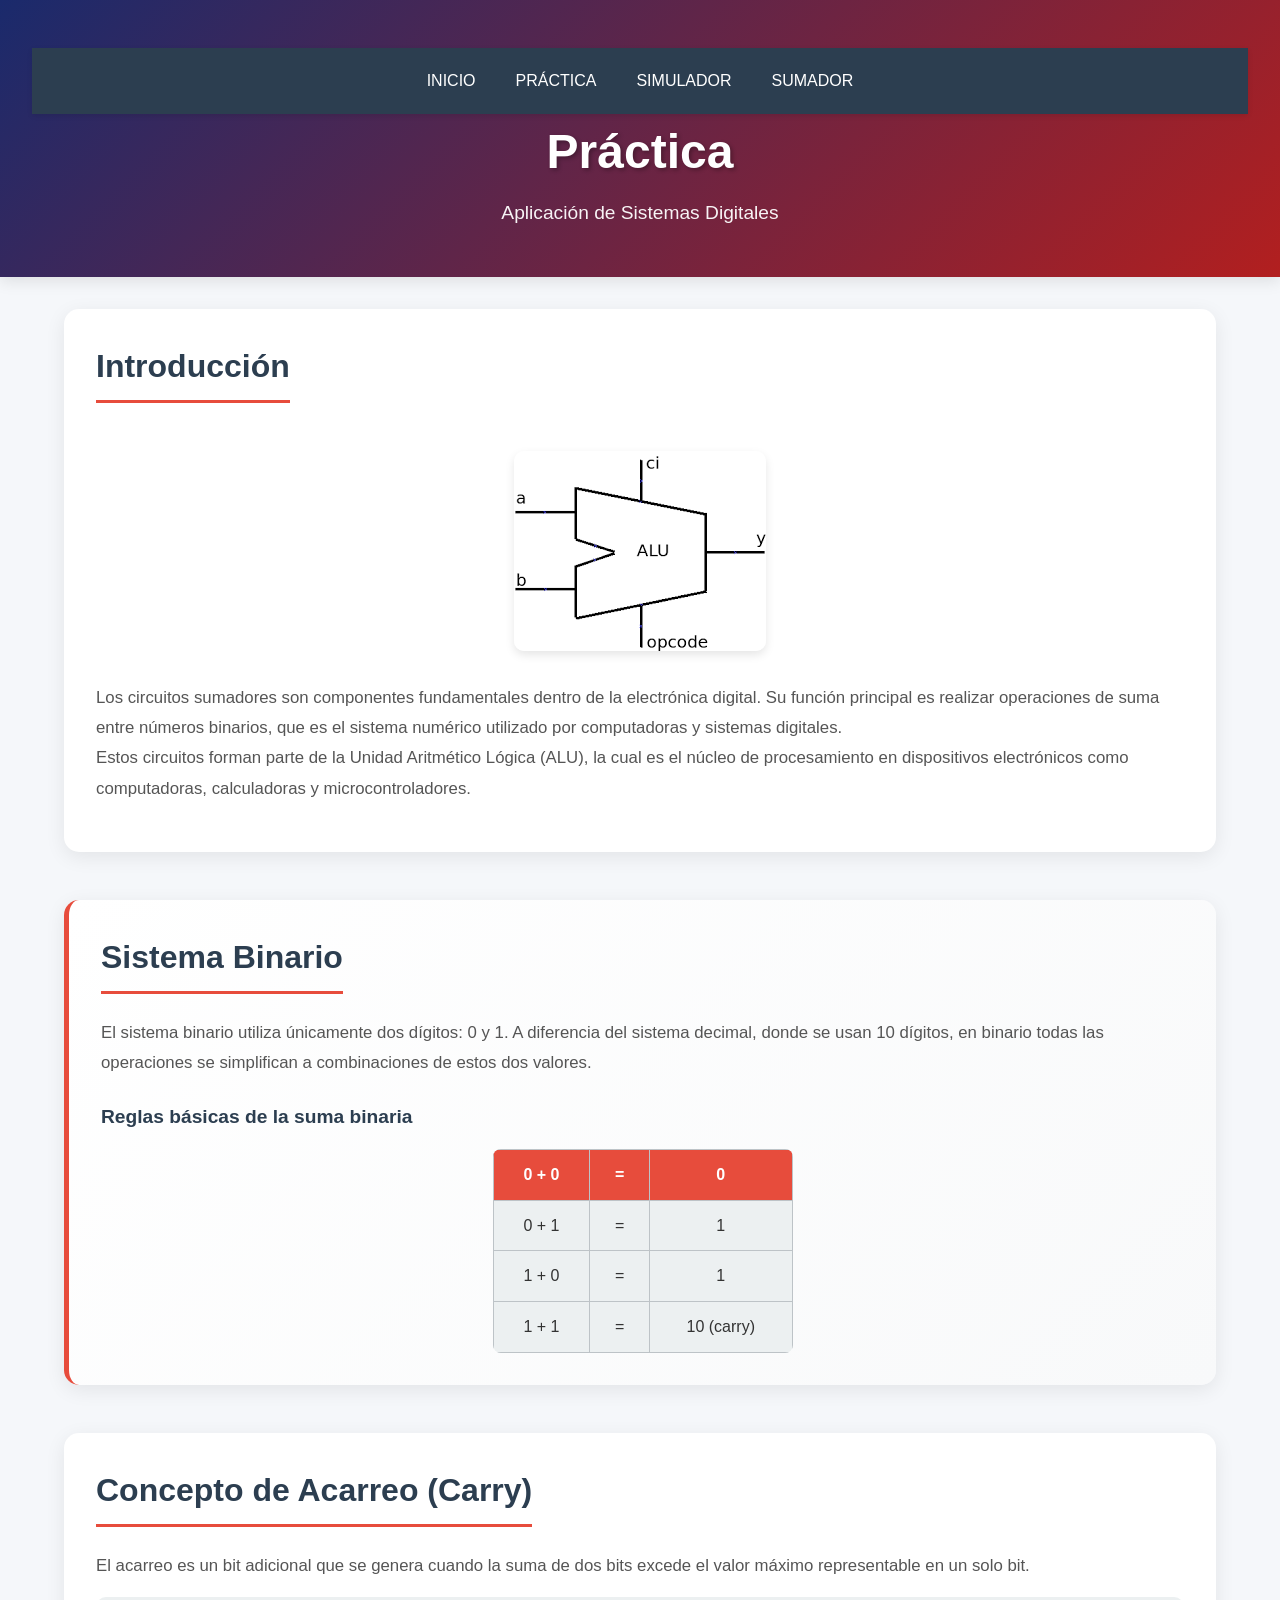
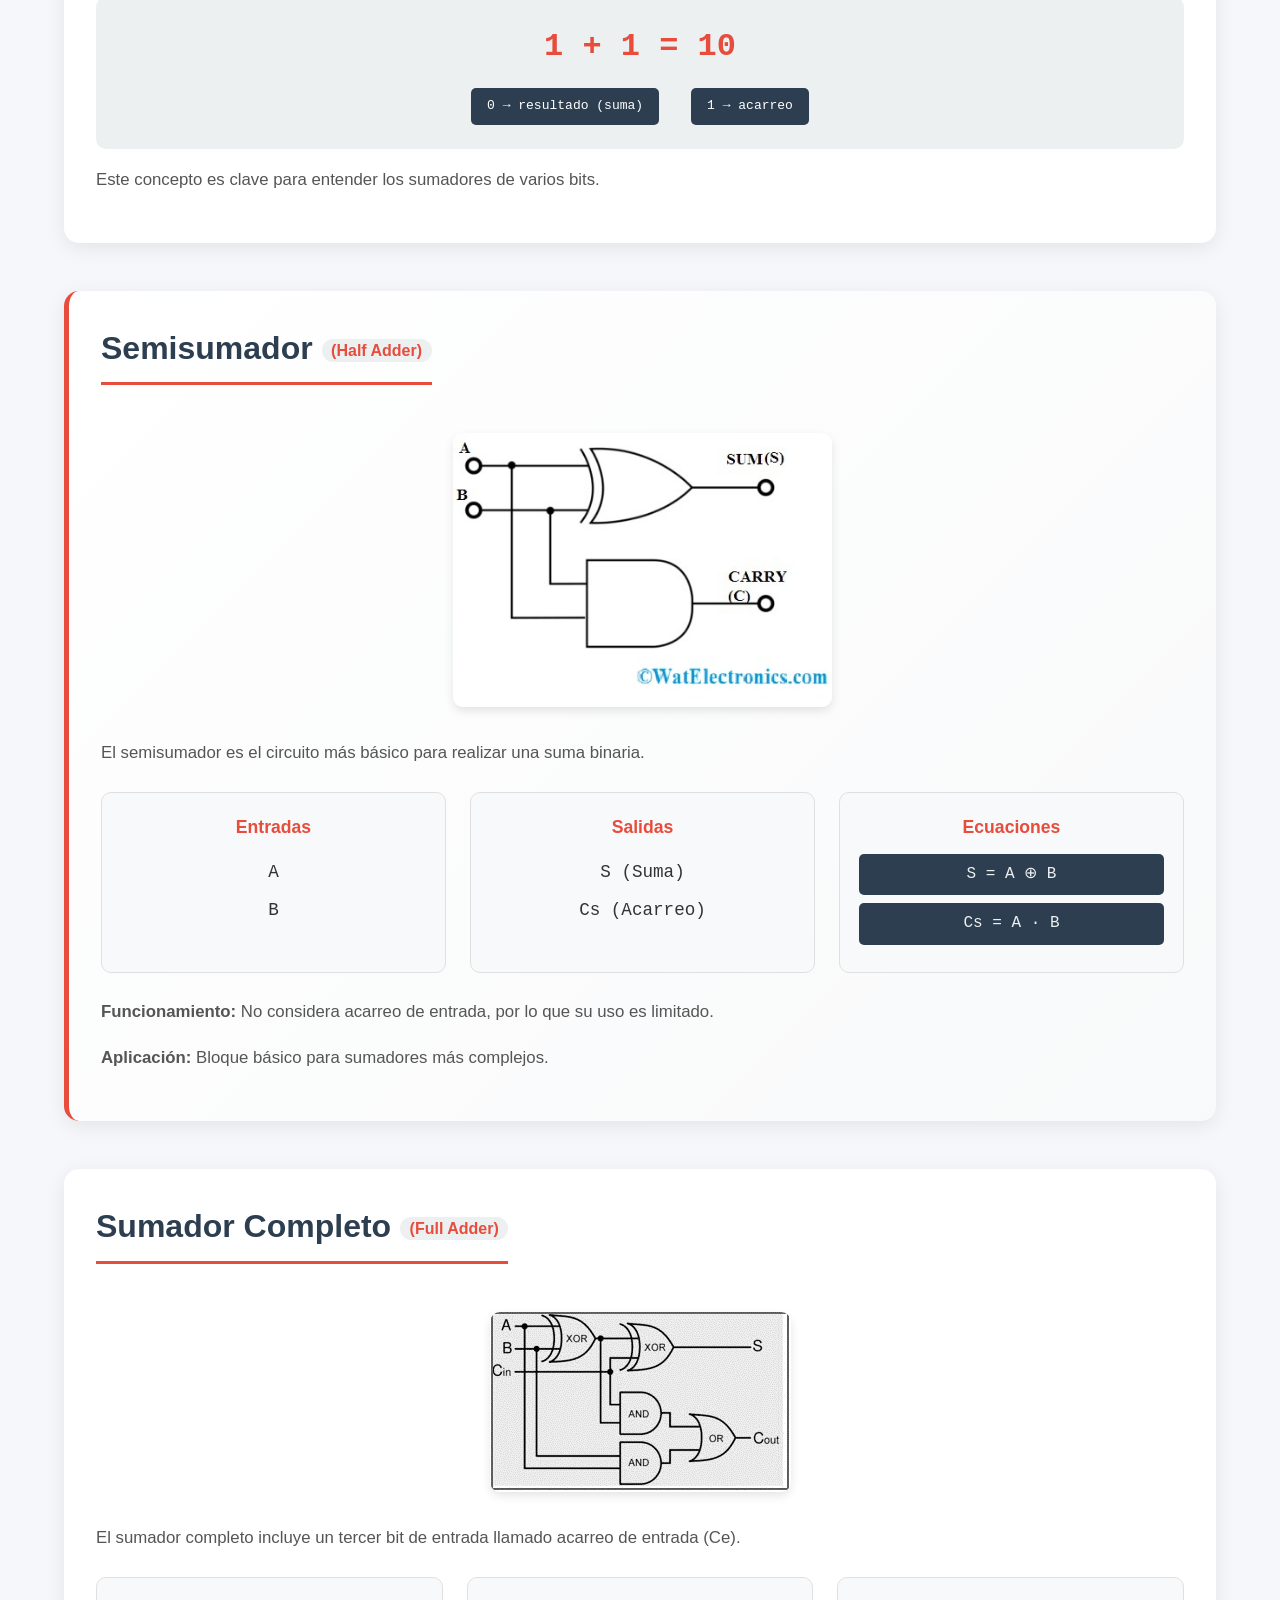
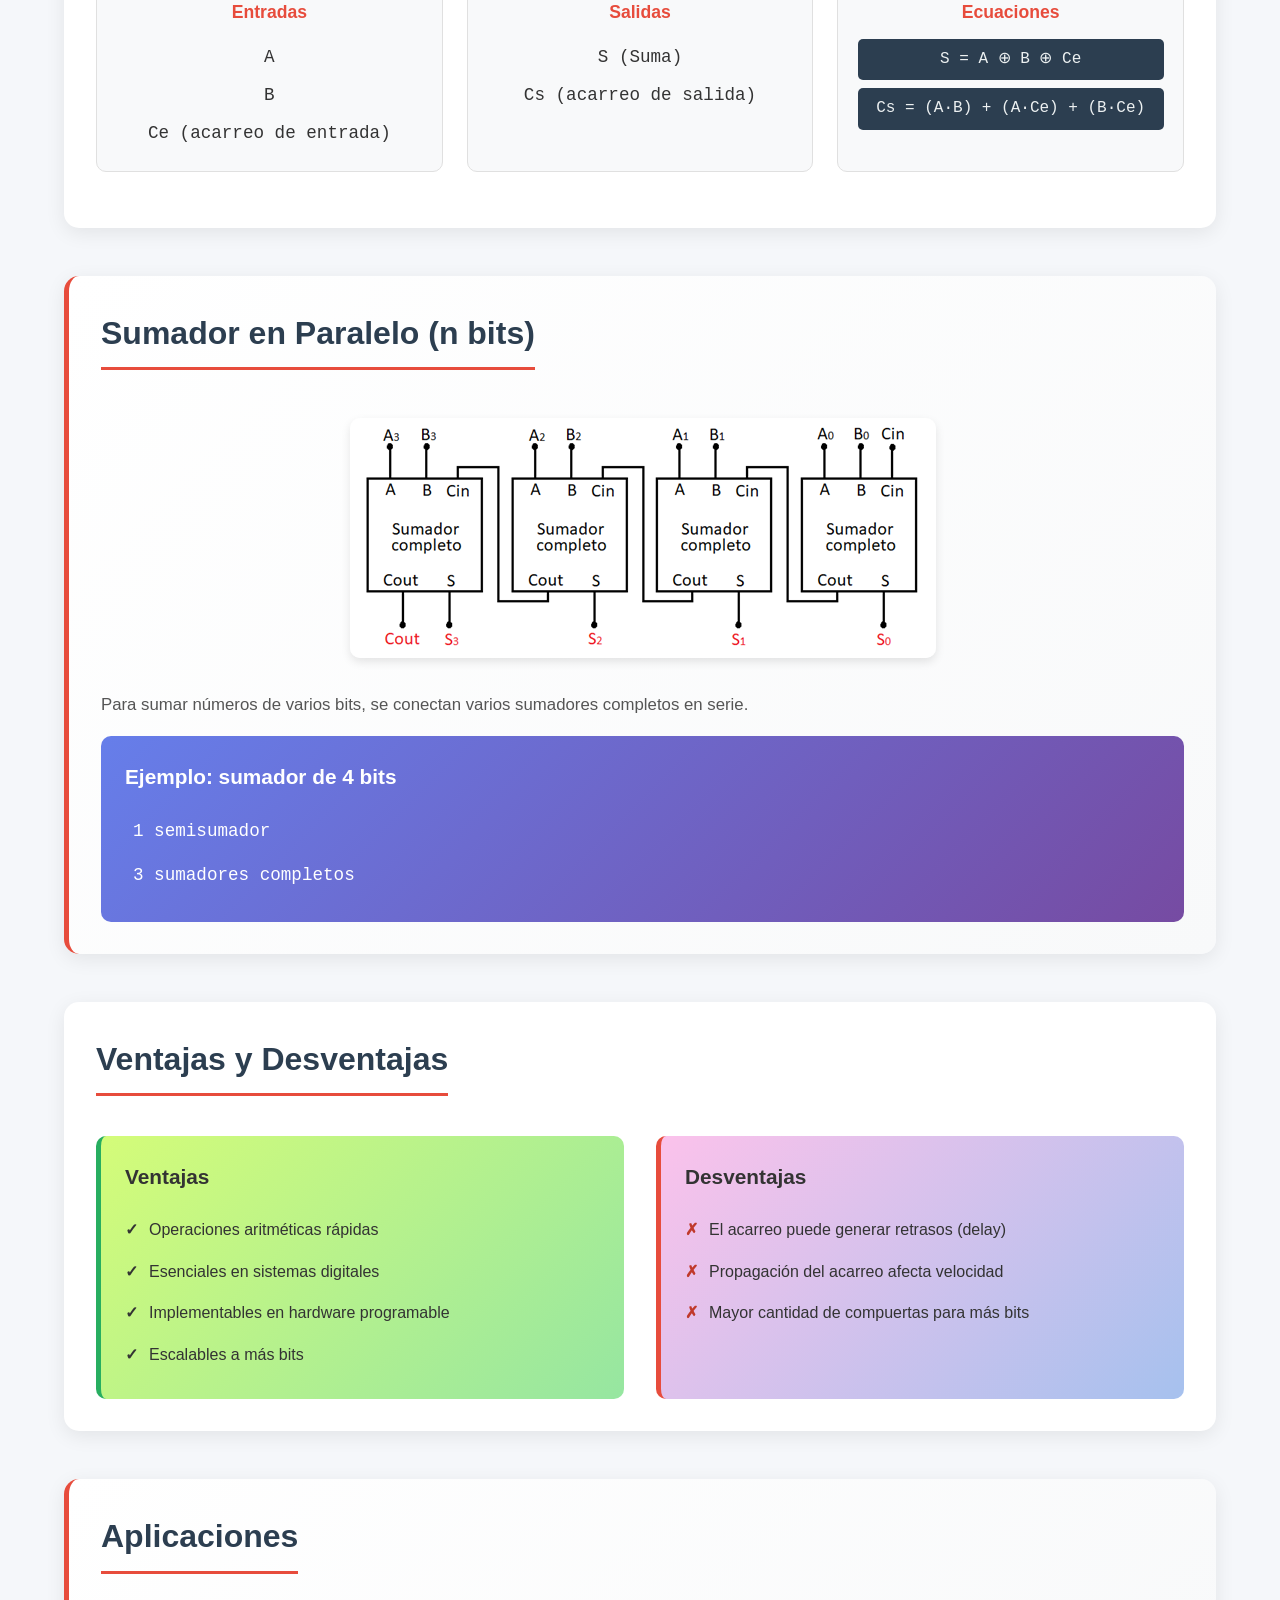
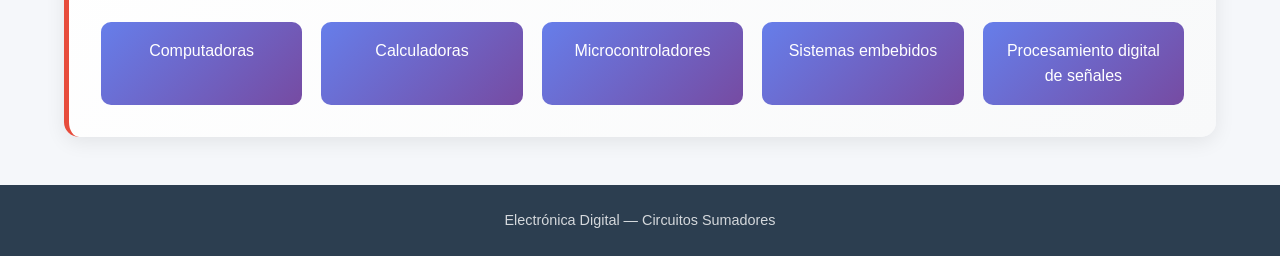
<file: index.html>
<!DOCTYPE html>
<html lang="es">
<head>
  <meta charset="UTF-8" />
  <meta name="viewport" content="width=device-width, initial-scale=1.0" />
  <title>Vortrag</title>
  <link rel="stylesheet" href="css/estilos.css">
</head>
<body>

  <header class="encabezado">
    <div class="menu-principal">
      <nav class="navegacion">
        <ul class="navegacion__lista">
          <li class="navegacion__elemento"><a class="navegacion__enlace" href="index.html">INICIO</a></li>
          <li class="navegacion__elemento"><a class="navegacion__enlace" href="practica.html">PRÁCTICA</a></li>
          <li class="navegacion__elemento"><a class="navegacion__enlace" href="simulador.html">SIMULADOR</a></li>
          <li class="navegacion__elemento"><a class="navegacion__enlace" href="sumador.html">SUMADOR</a></li>
        </ul>
      </nav>
      <h1 class="encabezado__titulo">Práctica</h1>
      <p class="encabezado__subtitulo">Aplicación de Sistemas Digitales</p>
    </div>
  </header>

  <main class="contenido-principal">

    <!-- SECCIÓN 1 -->
    <section id="introduccion" class="seccion">
      <div class="seccion__contenedor">
        <h2 class="seccion__titulo">Introducción</h2>
        <div class="seccion__imagen">
          <img src="imgs/diagrama_alu.png" alt="">
        </div>
        <p class="seccion__texto">
          Los circuitos sumadores son componentes fundamentales dentro 
          de la electrónica digital. Su función principal es realizar operaciones 
          de suma entre números binarios, que es el sistema numérico utilizado por 
          computadoras y sistemas digitales.
          <br>
          Estos circuitos forman parte de la Unidad Aritmético Lógica (ALU), la cual 
          es el núcleo de procesamiento en dispositivos electrónicos como computadoras, 
          calculadoras y microcontroladores.
        </p>
      </div>
    </section>

    <!-- SECCIÓN 2 -->
    <section id="sistema-binario" class="seccion seccion--alternada">
      <div class="seccion__contenedor">
        <h2 class="seccion__titulo">Sistema Binario</h2>
        <p class="seccion__texto">
          El sistema binario utiliza únicamente dos dígitos: 0 y 1. 
          A diferencia del sistema decimal, donde se usan 10 dígitos, en binario todas 
          las operaciones se simplifican a combinaciones de estos dos valores.
        </p>
        <div class="tabla-binaria">
          <h3 class="tabla-binaria__titulo">Reglas básicas de la suma binaria</h3>
          <table class="tabla-binaria__tabla">
            <tbody>
              <tr><td>0 + 0</td><td>=</td><td>0</td></tr>
              <tr><td>0 + 1</td><td>=</td><td>1</td></tr>
              <tr><td>1 + 0</td><td>=</td><td>1</td></tr>
              <tr><td>1 + 1</td><td>=</td><td>10 (carry)</td></tr>
            </tbody>
          </table>
        </div>
      </div>
    </section>

    <!-- SECCIÓN 3 -->
    <section id="acarreo" class="seccion">
      <div class="seccion__contenedor">
        <h2 class="seccion__titulo">Concepto de Acarreo (Carry)</h2>
        <p class="seccion__texto">
          El acarreo es un bit adicional que se genera cuando 
          la suma de dos bits excede el valor máximo representable en un solo bit.
        </p>
        <div class="ejemplo-acarreo">
          <p class="ejemplo-acarreo__expresion">1 + 1 = 10</p>
          <ul class="ejemplo-acarreo__lista">
            <li>0 → resultado (suma)</li>
            <li>1 → acarreo</li>
          </ul>
        </div>
        <p class="seccion__texto">
          Este concepto es clave para entender los sumadores de varios bits.
        </p>
      </div>
    </section>

    <!-- SECCIÓN 4 -->
    <section id="semisumador" class="seccion seccion--alternada">
      <div class="seccion__contenedor">
        <h2 class="seccion__titulo">Semisumador <span class="etiqueta">(Half Adder)</span></h2>
        <div class="seccion__imagen">
          <img src="imgs/half_adder.jpg" alt="" width=35%>
        </div>
        <p class="seccion__texto">
          El semisumador es el circuito más básico para realizar una suma binaria.
        </p>
        <div class="tarjeta-circuito">
          <div class="tarjeta-circuito__bloque">
            <h3 class="tarjeta-circuito__subtitulo">Entradas</h3>
            <ul class="tarjeta-circuito__lista">
              <li>A</li>
              <li>B</li>
            </ul>
          </div>
          <div class="tarjeta-circuito__bloque">
            <h3 class="tarjeta-circuito__subtitulo">Salidas</h3>
            <ul class="tarjeta-circuito__lista">
              <li>S (Suma)</li>
              <li>Cs (Acarreo)</li>
            </ul>
          </div>
          <div class="tarjeta-circuito__bloque">
            <h3 class="tarjeta-circuito__subtitulo">Ecuaciones</h3>
            <p class="tarjeta-circuito__ecuacion">S = A ⊕ B</p>
            <p class="tarjeta-circuito__ecuacion">Cs = A · B</p>
          </div>
        </div>
        <p class="seccion__texto">
          <strong>Funcionamiento:</strong> No considera acarreo de entrada, por lo que su uso es limitado.
        </p>
        <p class="seccion__texto">
          <strong>Aplicación:</strong> Bloque básico para sumadores más complejos.
        </p>
      </div>
    </section>

    <!-- SECCIÓN 5 -->
    <section id="sumador-completo" class="seccion">
      <div class="seccion__contenedor">
        <h2 class="seccion__titulo">Sumador Completo <span class="etiqueta">(Full Adder)</span></h2>
        <div class="seccion__imagen">
         <img src="imgs/sumador_com.png" alt="">
        </div>
        <p class="seccion__texto">
          El sumador completo incluye un tercer bit de entrada llamado acarreo de entrada (Ce).
        </p>
        <div class="tarjeta-circuito">
          <div class="tarjeta-circuito__bloque">
            <h3 class="tarjeta-circuito__subtitulo">Entradas</h3>
            <ul class="tarjeta-circuito__lista">
              <li>A</li>
              <li>B</li>
              <li>Ce (acarreo de entrada)</li>
            </ul>
          </div>
          <div class="tarjeta-circuito__bloque">
            <h3 class="tarjeta-circuito__subtitulo">Salidas</h3>
            <ul class="tarjeta-circuito__lista">
              <li>S (Suma)</li>
              <li>Cs (acarreo de salida)</li>
            </ul>
          </div>
          <div class="tarjeta-circuito__bloque">
            <h3 class="tarjeta-circuito__subtitulo">Ecuaciones</h3>
            <p class="tarjeta-circuito__ecuacion">S = A ⊕ B ⊕ Ce</p>
            <p class="tarjeta-circuito__ecuacion">Cs = (A·B) + (A·Ce) + (B·Ce)</p>
          </div>
        </div>
      </div>
    </section>

    <!-- SECCIÓN 6 -->
    <section id="sumador-paralelo" class="seccion seccion--alternada">
      <div class="seccion__contenedor">
        <h2 class="seccion__titulo">Sumador en Paralelo (n bits)</h2>
        <div class="seccion__imagen">
          <img src="imgs/sumador-c.png " alt="">
        </div>
        <p class="seccion__texto">
          Para sumar números de varios bits, se conectan varios sumadores completos en serie.
        </p>
        <div class="ejemplo-nbits">
          <h3 class="ejemplo-nbits__titulo">Ejemplo: sumador de 4 bits</h3>
          <ul class="ejemplo-nbits__lista">
            <li>1 semisumador</li>
            <li>3 sumadores completos</li>
          </ul>
        </div>
      </div>
    </section>

    <!-- SECCIÓN 7 -->
    <section id="ventajas-desventajas" class="seccion">
      <div class="seccion__contenedor">
        <h2 class="seccion__titulo">Ventajas y Desventajas</h2>
        <div class="comparacion">
          <div class="comparacion__columna comparacion__columna--ventajas">
            <h3 class="comparacion__subtitulo">Ventajas</h3>
            <ul class="comparacion__lista">
              <li>Operaciones aritméticas rápidas</li>
              <li>Esenciales en sistemas digitales</li>
              <li>Implementables en hardware programable</li>
              <li>Escalables a más bits</li>
            </ul>
          </div>
          <div class="comparacion__columna comparacion__columna--desventajas">
            <h3 class="comparacion__subtitulo">Desventajas</h3>
            <ul class="comparacion__lista">
              <li>El acarreo puede generar retrasos (delay)</li>
              <li>Propagación del acarreo afecta velocidad</li>
              <li>Mayor cantidad de compuertas para más bits</li>
            </ul>
          </div>
        </div>
      </div>
    </section>

    <!-- SECCIÓN 8 -->
    <section id="aplicaciones" class="seccion seccion--alternada">
      <div class="seccion__contenedor">
        <h2 class="seccion__titulo">Aplicaciones</h2>
        <div class="cuadricula-aplicaciones">
          <div class="aplicacion-tarjeta">Computadoras</div>
          <div class="aplicacion-tarjeta">Calculadoras</div>
          <div class="aplicacion-tarjeta">Microcontroladores</div>
          <div class="aplicacion-tarjeta">Sistemas embebidos</div>
          <div class="aplicacion-tarjeta">Procesamiento digital de señales</div>
        </div>
      </div>
    </section>

  </main>

  <footer class="pie-pagina">
    <p class="pie-pagina__texto">Electrónica Digital — Circuitos Sumadores</p>
  </footer>

</body>
</html>
</file>
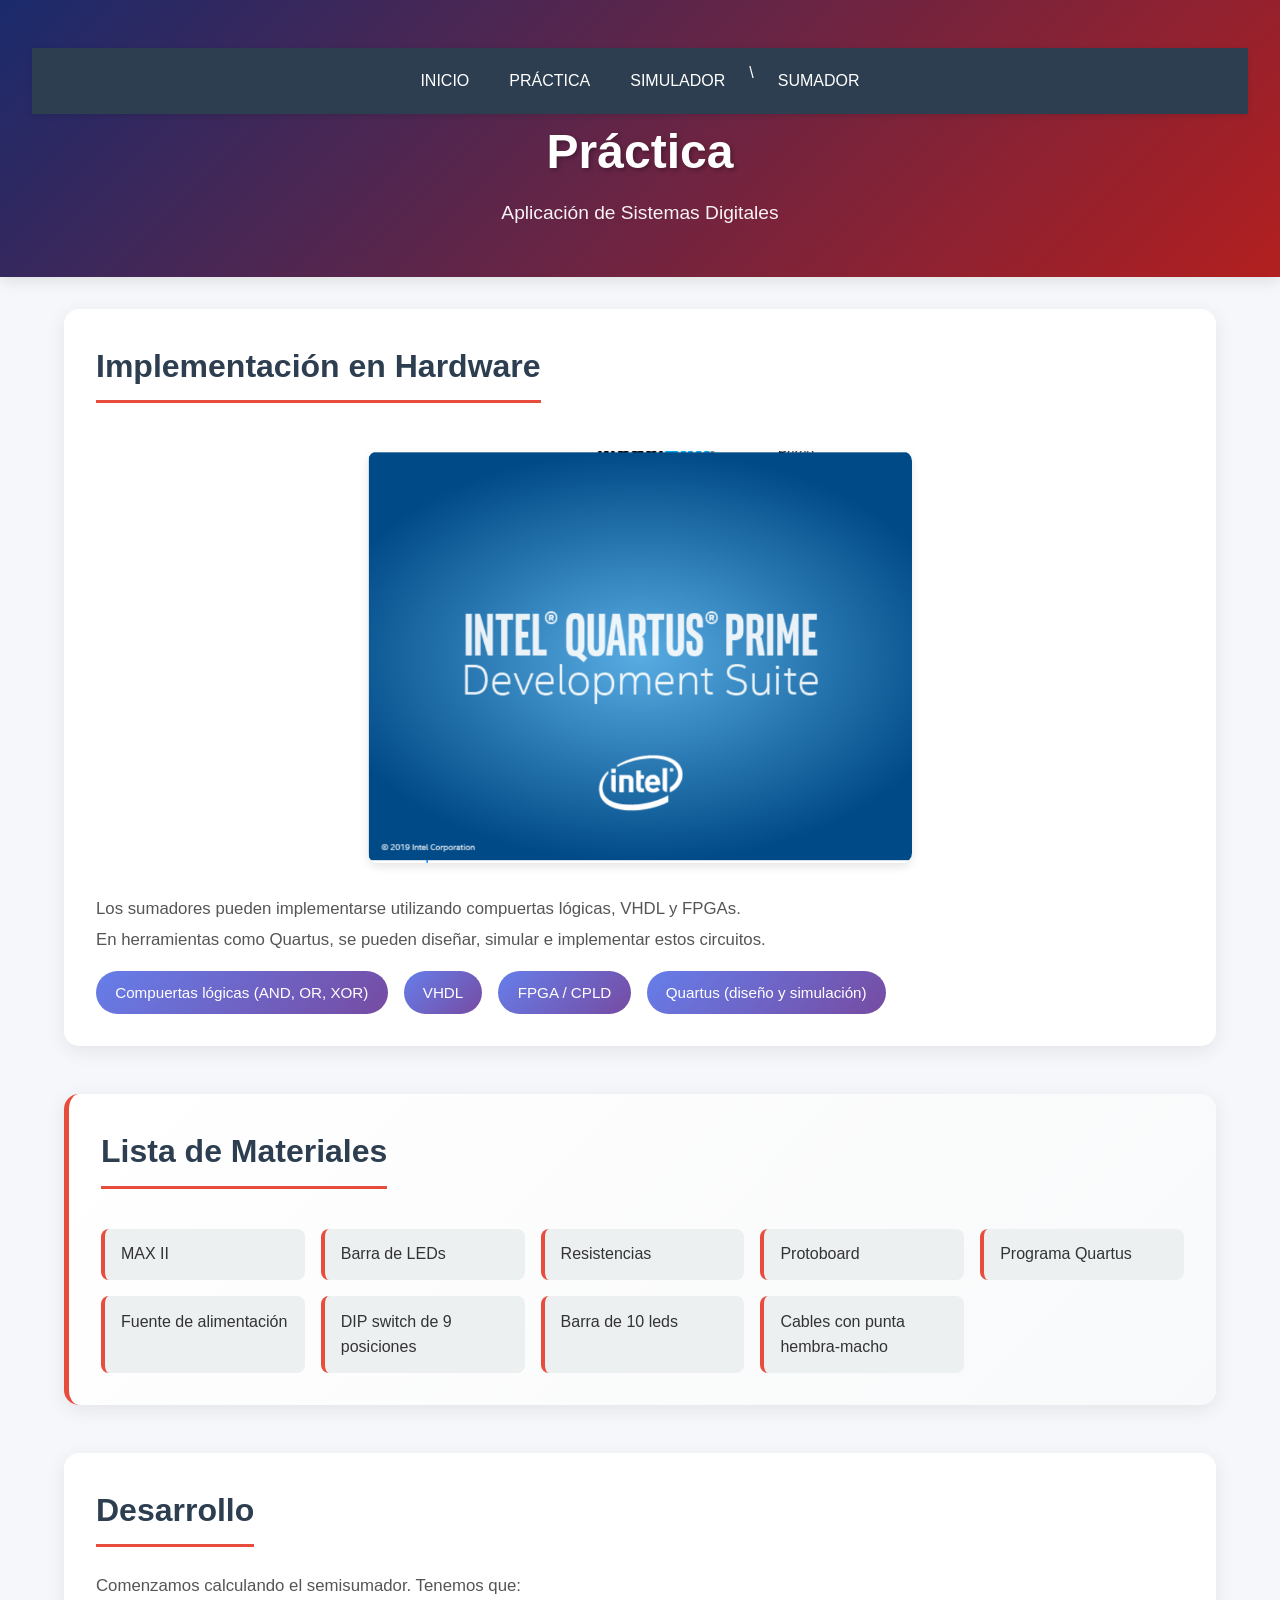
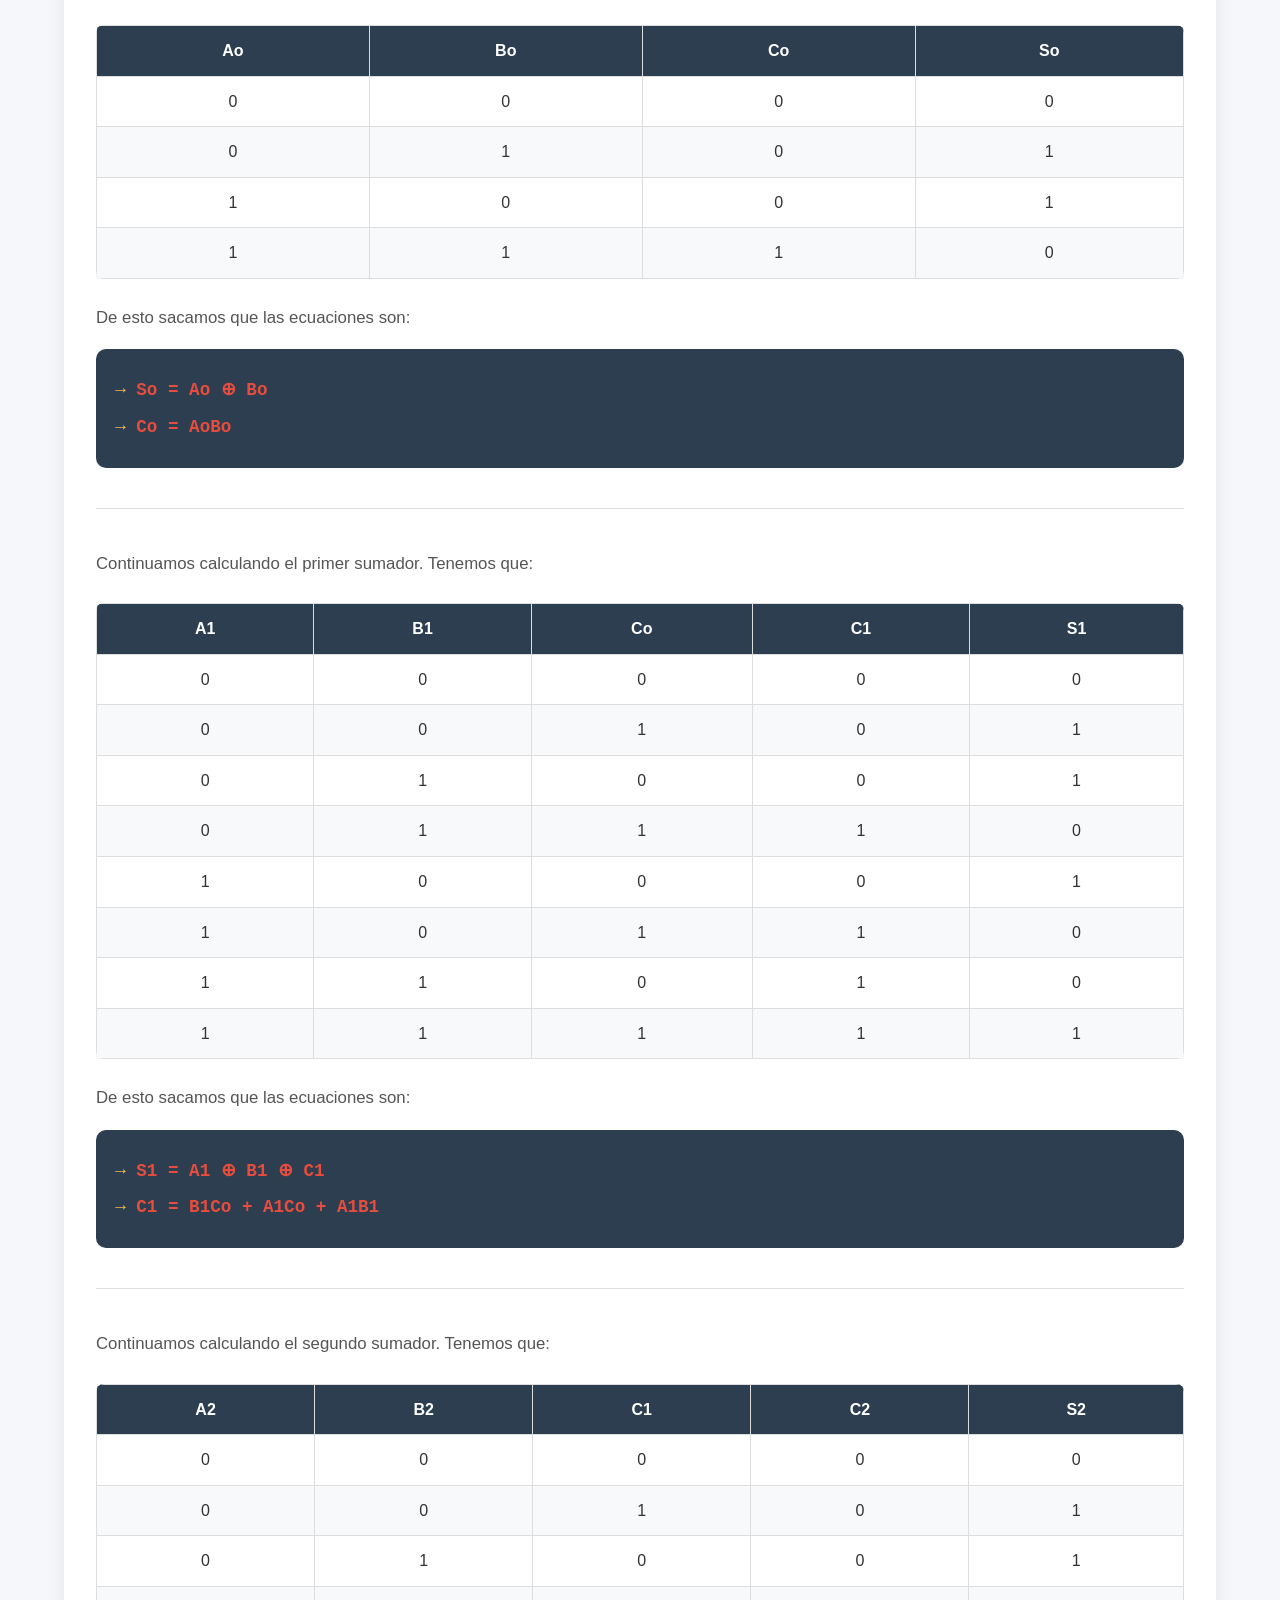
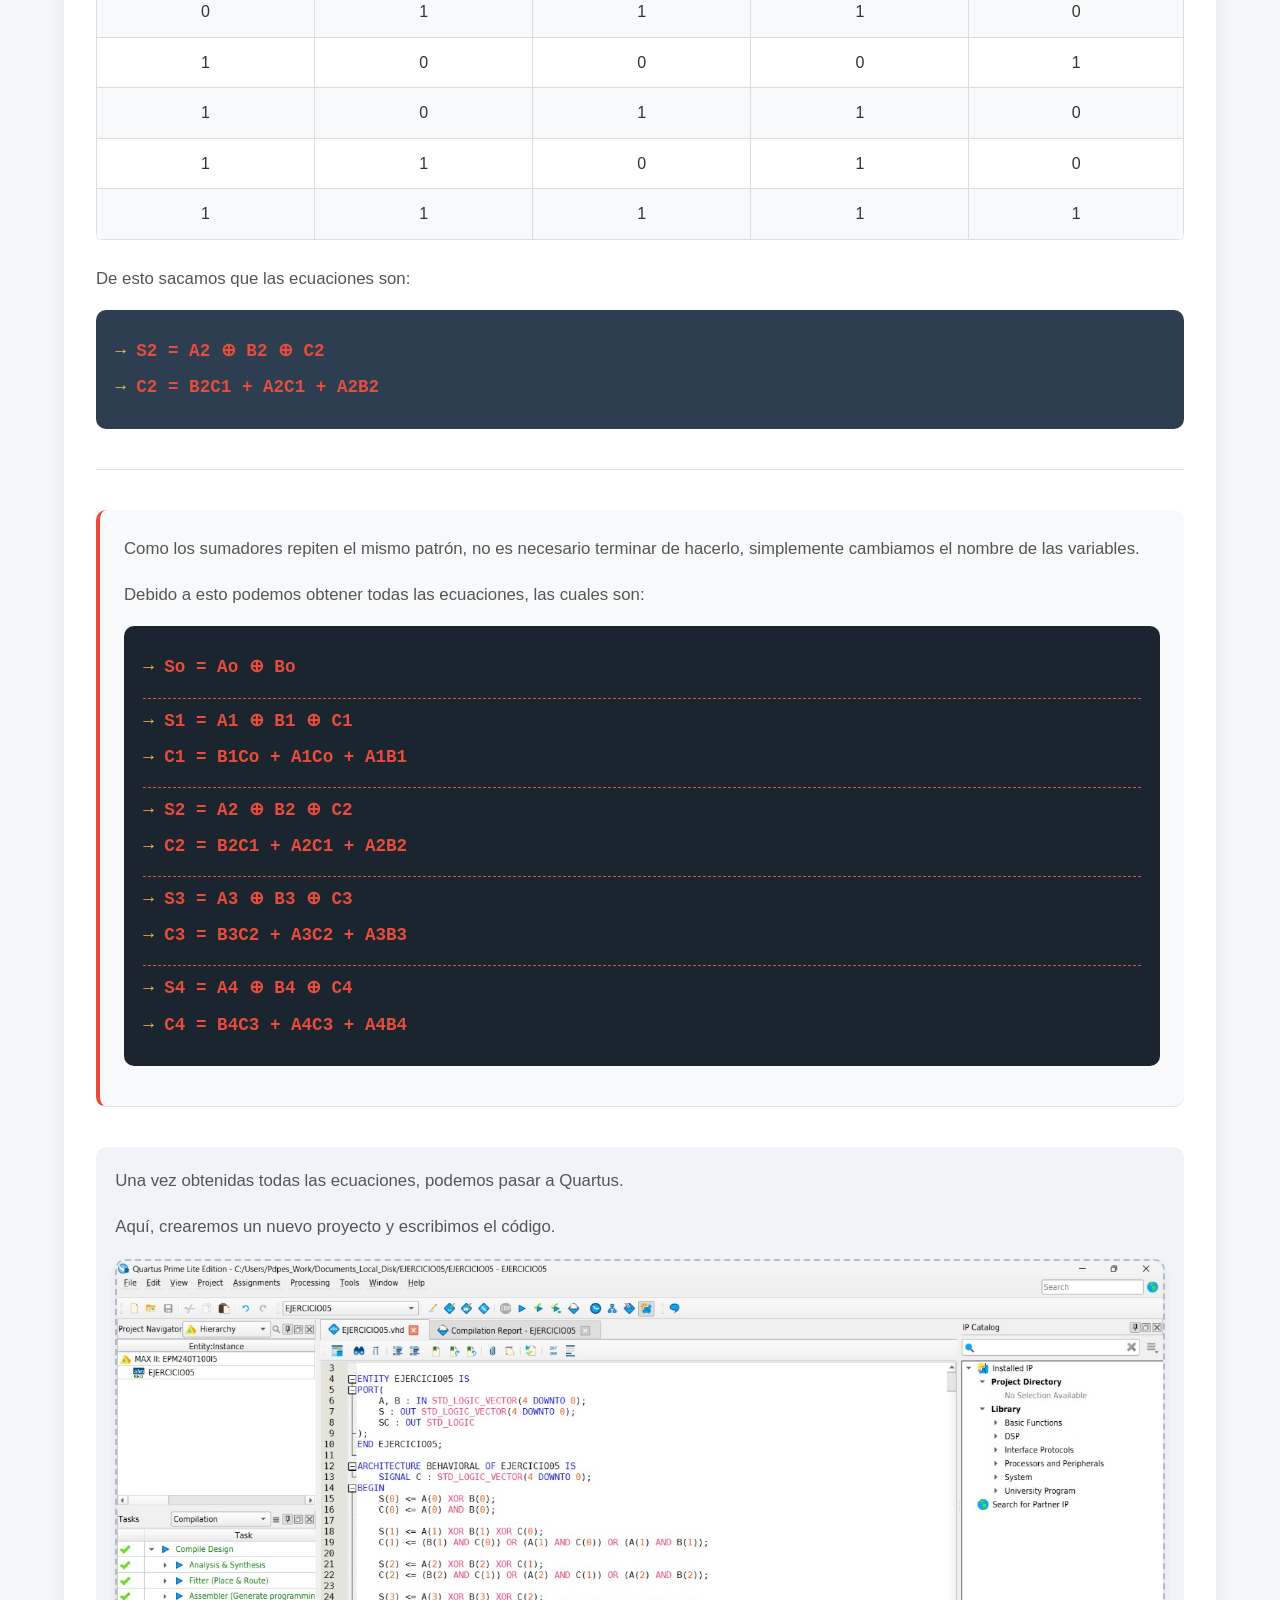
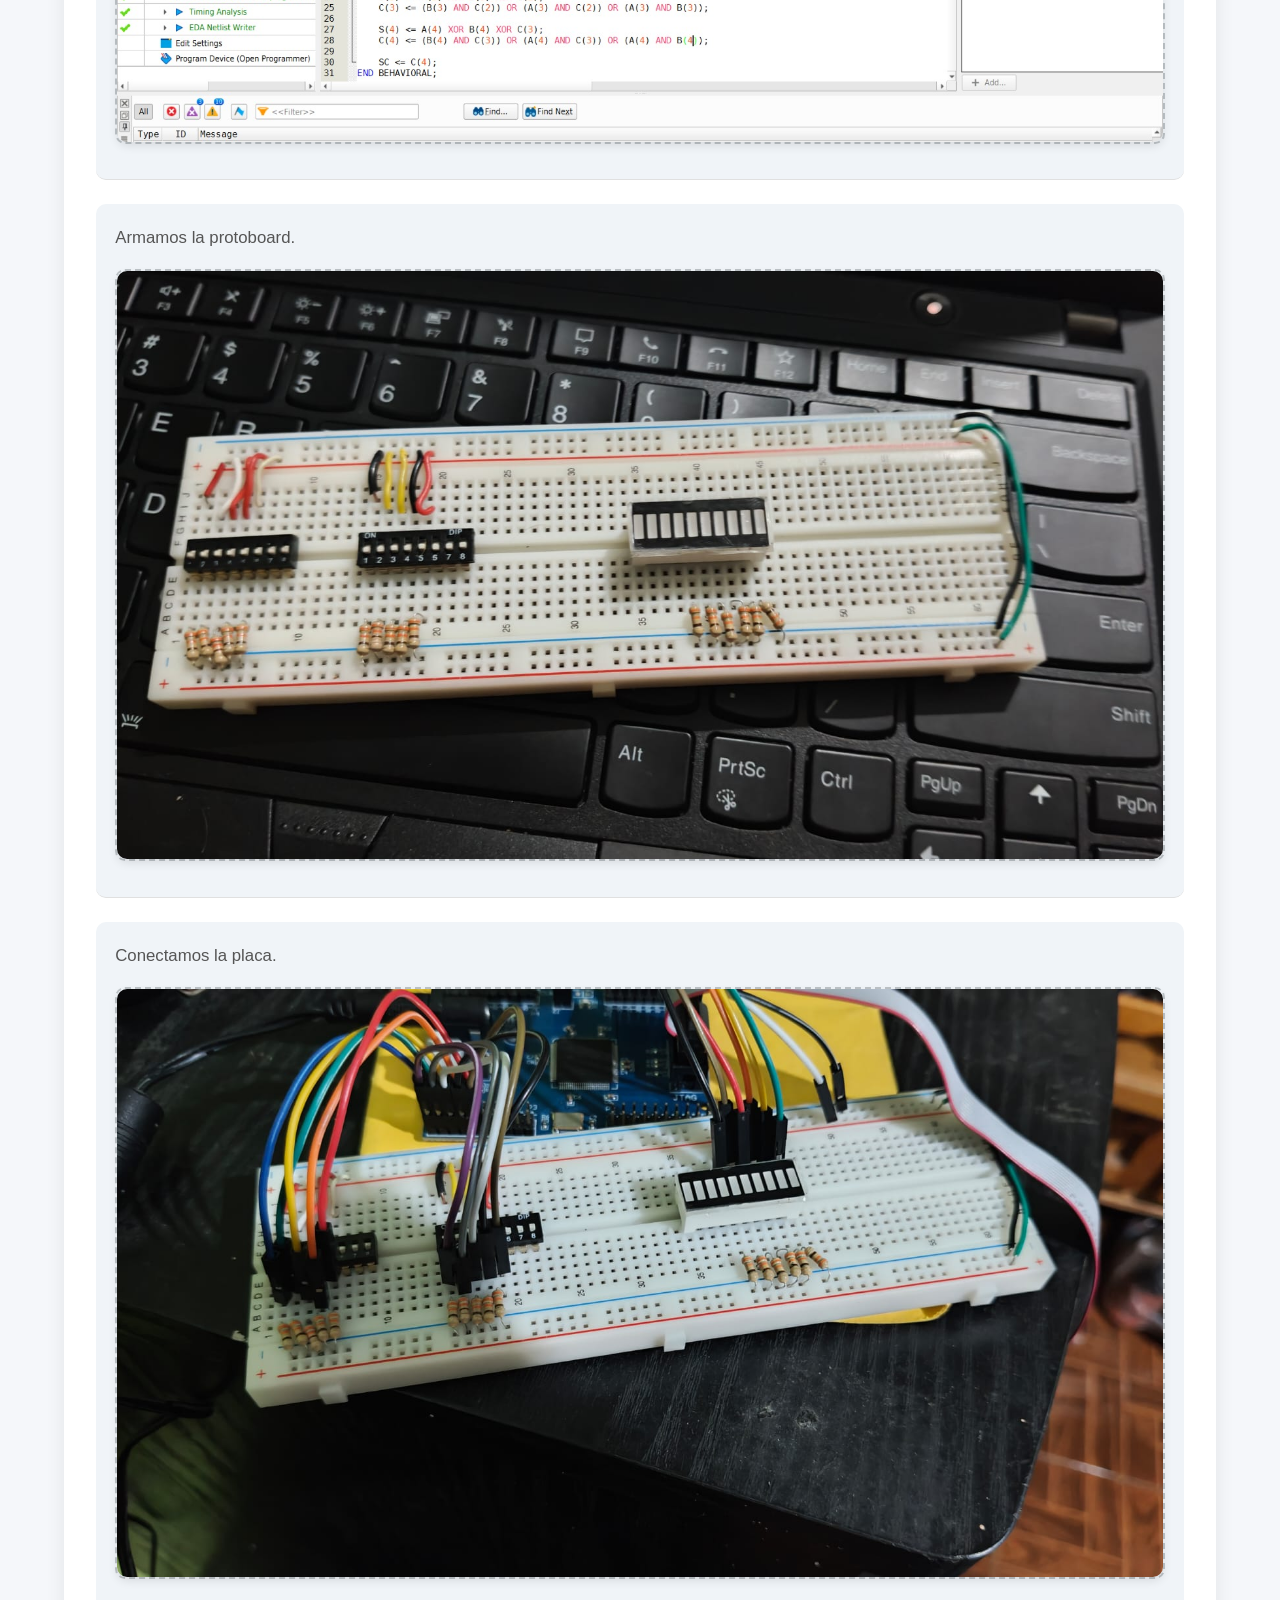
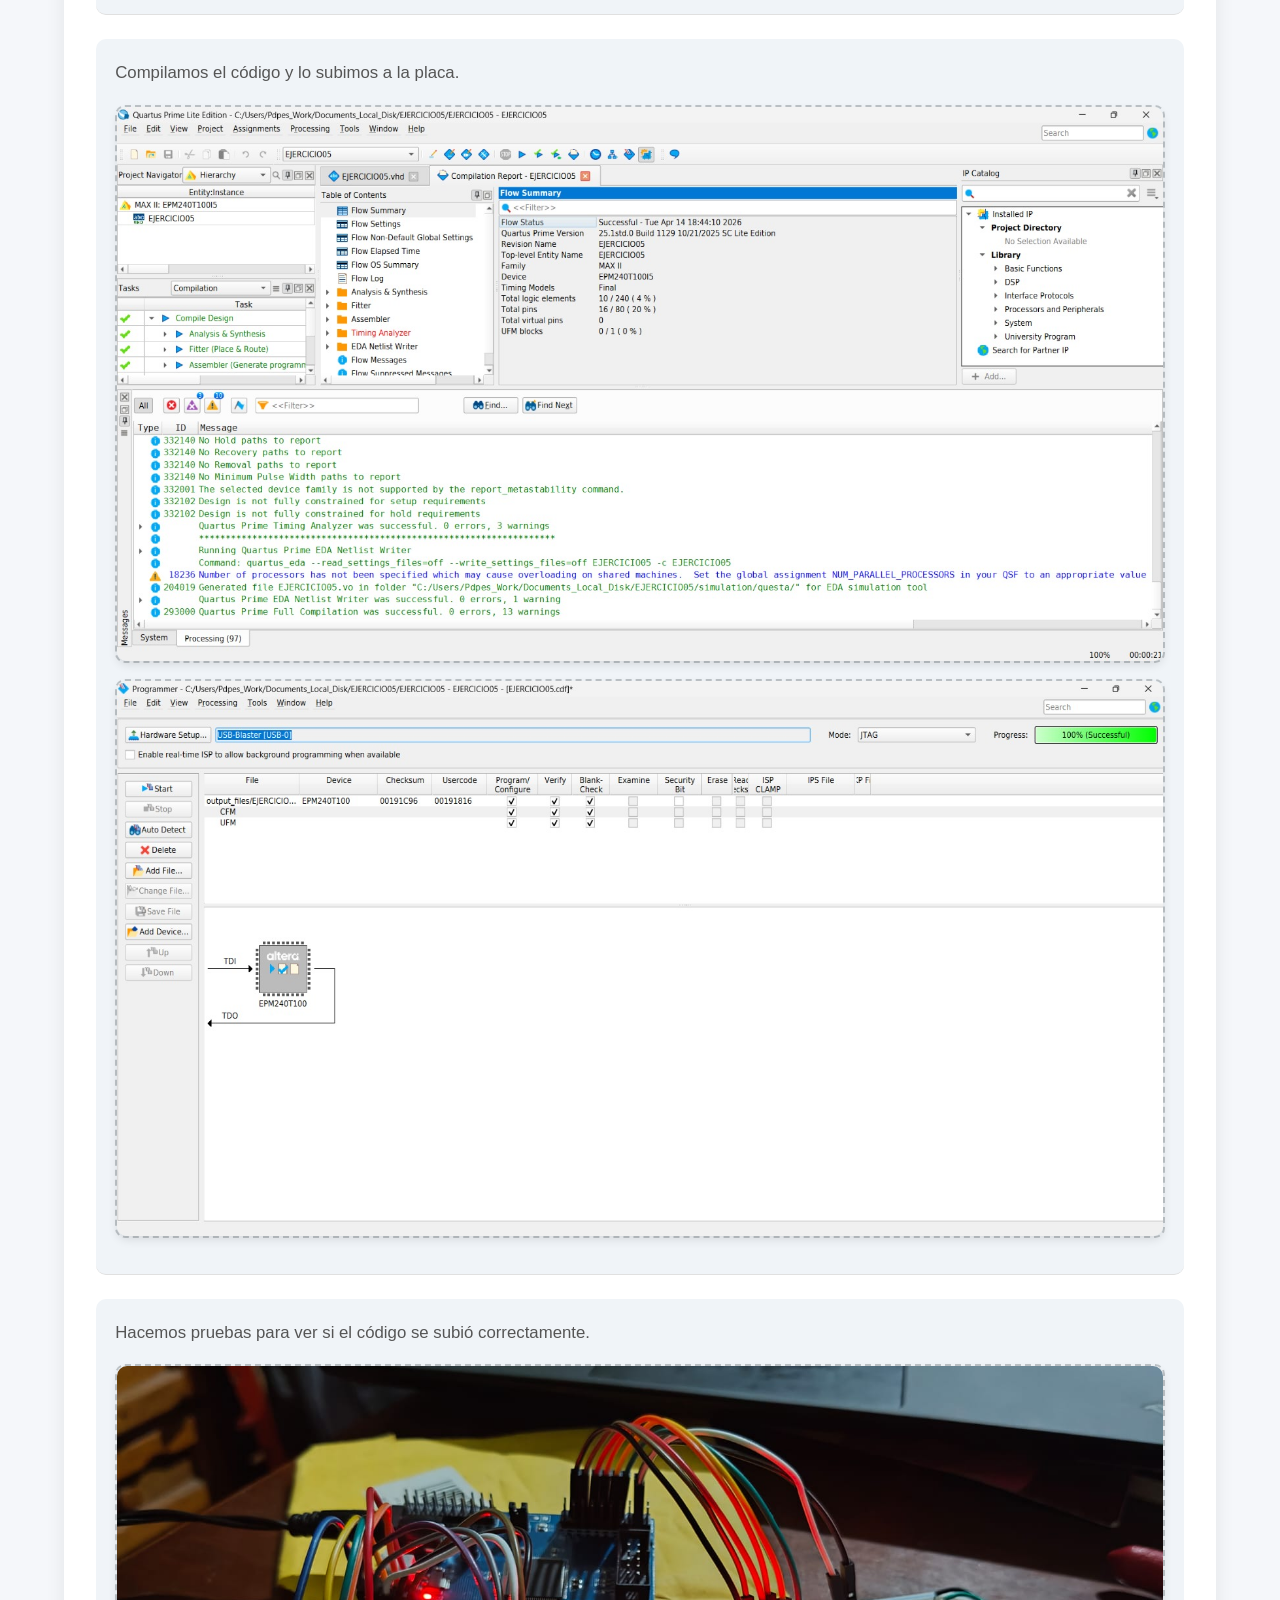
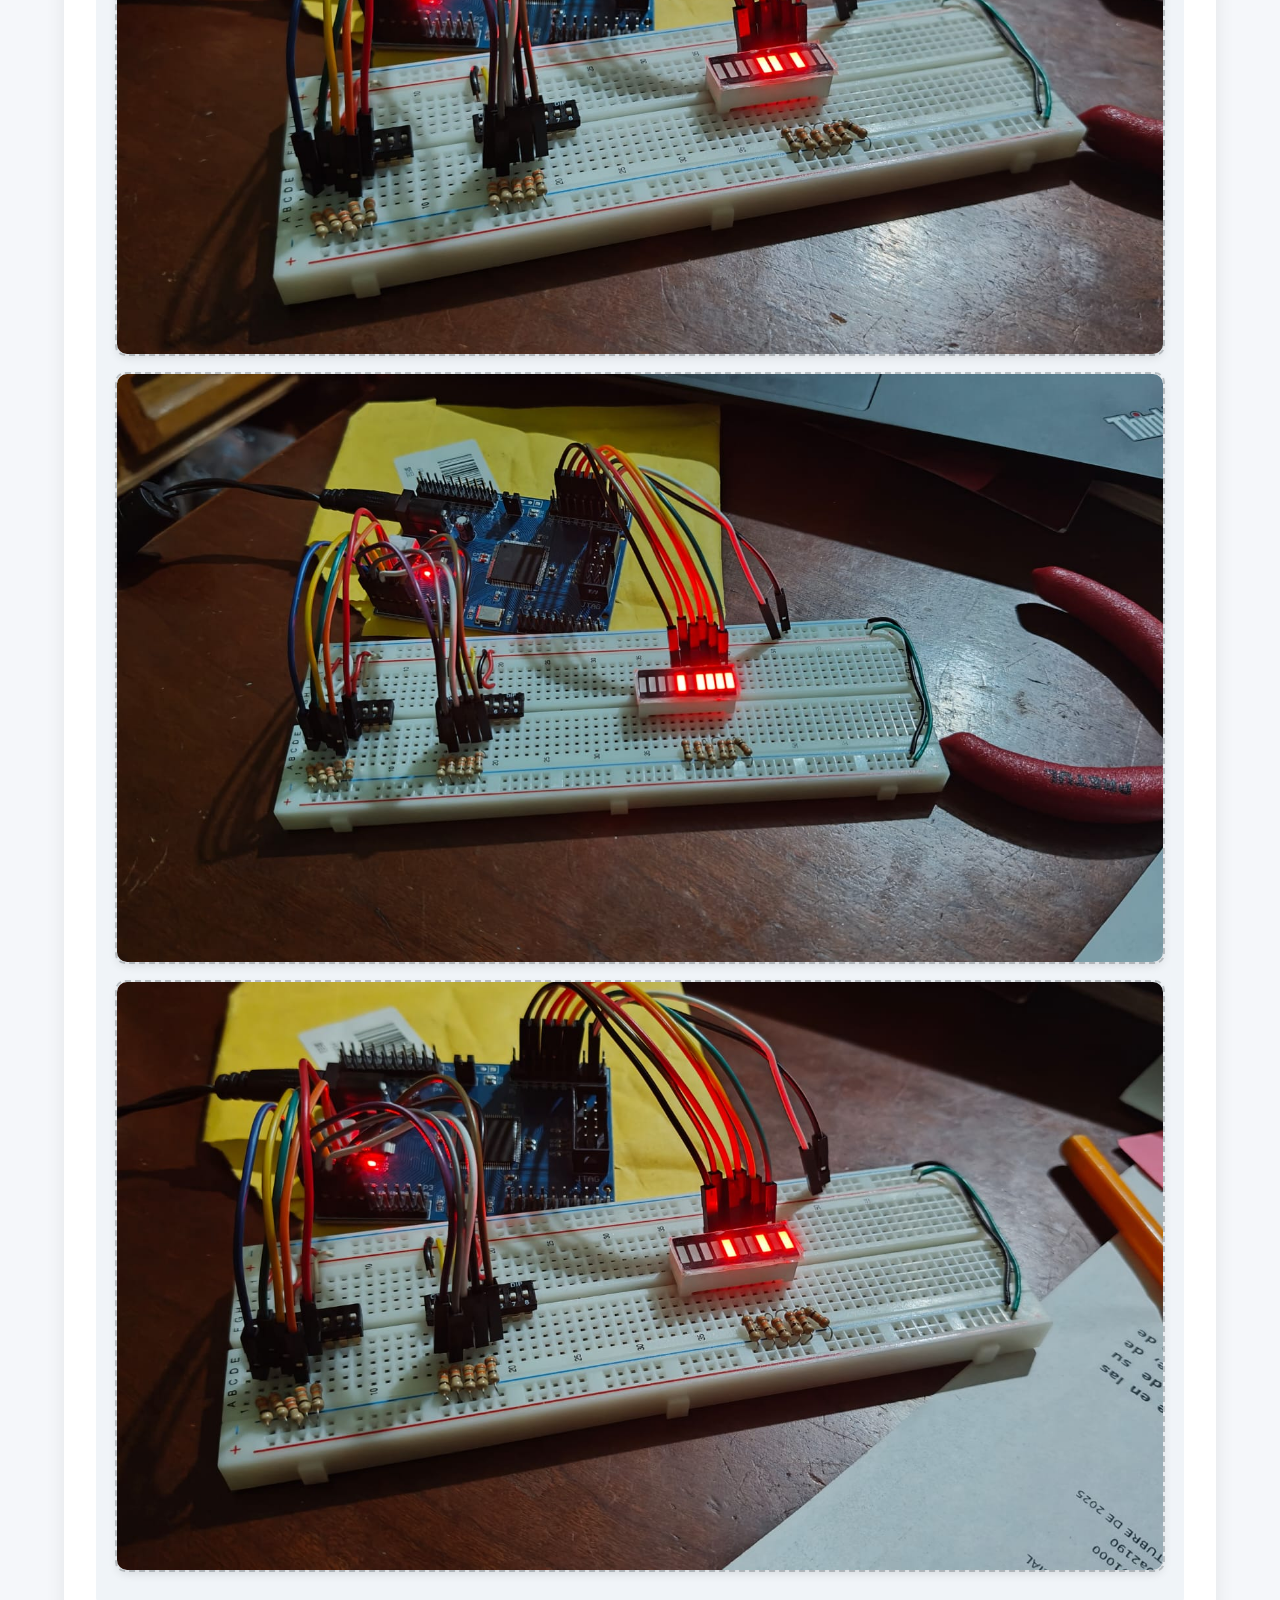
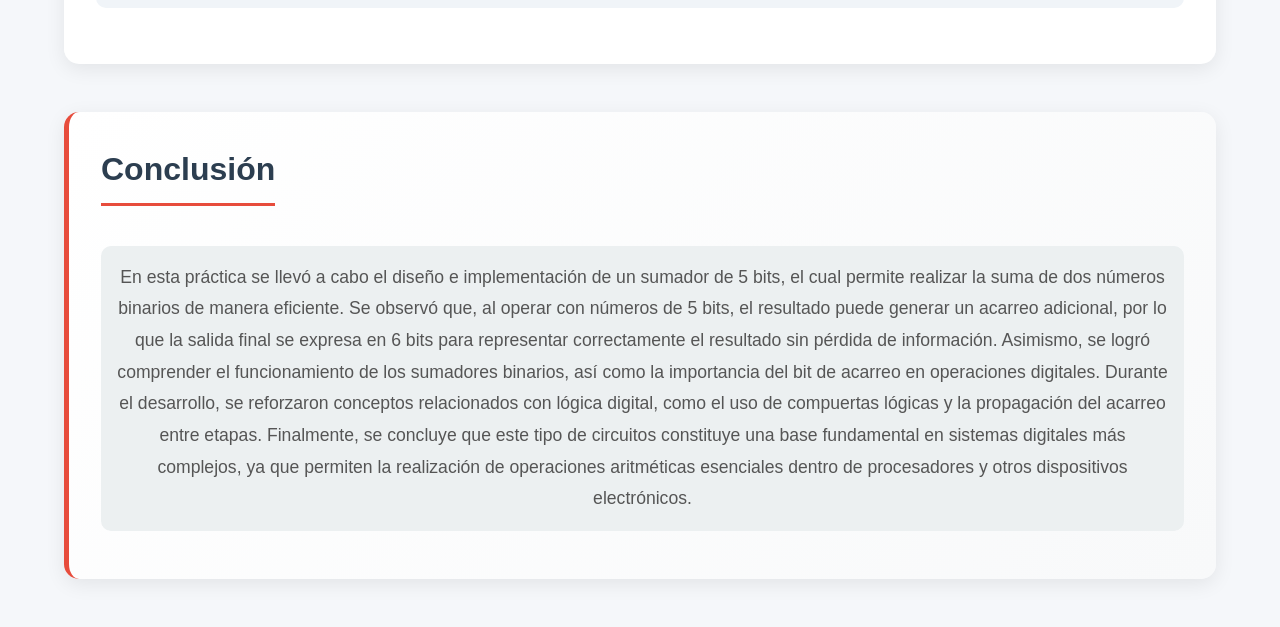
<file: practica.html>
<!DOCTYPE html>
<html lang="es">
<head>
  <meta charset="UTF-8" />
  <meta name="viewport" content="width=device-width, initial-scale=1.0" />
  <title>Vortrag</title>
  <link rel="stylesheet" href="css/estilos_practica.css">
</head>
<body>

  <header class="encabezado">
    <div class="menu-principal">
      <nav class="navegacion">
        <ul class="navegacion__lista">
          <li class="navegacion__elemento"><a class="navegacion__enlace" href="index.html">INICIO</a></li>
          <li class="navegacion__elemento"><a class="navegacion__enlace" href="practica.html">PRÁCTICA</a></li>
          <li class="navegacion__elemento"><a class="navegacion__enlace" href="simulador.html">SIMULADOR</a></li>
          \<li class="navegacion__elemento"><a class="navegacion__enlace" href="sumador.html">SUMADOR</a></li>
        </ul>
      </nav>
      <h1 class="encabezado__titulo">Práctica</h1>
      <p class="encabezado__subtitulo">Aplicación de Sistemas Digitales</p>
    </div>
  </header>

  <main class="contenido-principal">

    <!-- SECCIÓN 9 -->
    <section id="hardware" class="seccion">
      <div class="seccion__contenedor">
        <h2 class="seccion__titulo">Implementación en Hardware</h2>
        <div class="seccion__imagen">
          <img src="imgs/quartus.png" alt="Captura de Quartus" class="seccion__img" width=50%/>
        </div>
        <p class="seccion__texto">
          Los sumadores pueden implementarse utilizando compuertas lógicas, VHDL y FPGAs.
          <br />
          En herramientas como Quartus, se pueden diseñar, simular e implementar estos circuitos.
        </p>
        <ul class="lista-implementacion">
          <li class="lista-implementacion__elemento">Compuertas lógicas (AND, OR, XOR)</li>
          <li class="lista-implementacion__elemento">VHDL</li>
          <li class="lista-implementacion__elemento">FPGA / CPLD</li>
          <li class="lista-implementacion__elemento">Quartus (diseño y simulación)</li>
        </ul>
      </div>
    </section>

    <!-- SECCIÓN 10 -->
    <section id="materiales" class="seccion seccion--alternada">
      <div class="seccion__contenedor">
        <h2 class="seccion__titulo">Lista de Materiales</h2>
        <ul class="lista-materiales">
          <li class="lista-materiales__elemento">MAX II</li>
          <li class="lista-materiales__elemento">Barra de LEDs</li>
          <li class="lista-materiales__elemento">Resistencias</li>
          <li class="lista-materiales__elemento">Protoboard</li>
          <li class="lista-materiales__elemento">Programa Quartus</li>
          <li class="lista-materiales__elemento">Fuente de alimentación</li>
          <li class="lista-materiales__elemento">DIP switch de 9 posiciones</li>
          <li class="lista-materiales__elemento">Barra de 10 leds</li>
          <li class="lista-materiales__elemento">Cables con punta hembra-macho</li>
        </ul>
      </div>
    </section>

    <!-- SECCIÓN DESARROLLO -->
    <section id="desarrollo" class="seccion">
      <div class="seccion__contenedor">
        <h2 class="seccion__titulo">Desarrollo</h2>

        <!-- Semisumador -->
        <div class="desarrollo__bloque">
          <p class="seccion__texto">
            Comenzamos calculando el semisumador. Tenemos que:
          </p>
          <div class="tabla-contenedor">
            <table class="tabla-verdad">
              <thead class="tabla-verdad__encabezado">
                <tr class="tabla-verdad__fila tabla-verdad__fila--encabezado">
                  <th class="tabla-verdad__celda tabla-verdad__celda--titulo">Ao</th>
                  <th class="tabla-verdad__celda tabla-verdad__celda--titulo">Bo</th>
                  <th class="tabla-verdad__celda tabla-verdad__celda--titulo">Co</th>
                  <th class="tabla-verdad__celda tabla-verdad__celda--titulo">So</th>
                </tr>
              </thead>
              <tbody class="tabla-verdad__cuerpo">
                <tr class="tabla-verdad__fila"><td class="tabla-verdad__celda">0</td><td class="tabla-verdad__celda">0</td><td class="tabla-verdad__celda">0</td><td class="tabla-verdad__celda">0</td></tr>
                <tr class="tabla-verdad__fila"><td class="tabla-verdad__celda">0</td><td class="tabla-verdad__celda">1</td><td class="tabla-verdad__celda">0</td><td class="tabla-verdad__celda">1</td></tr>
                <tr class="tabla-verdad__fila"><td class="tabla-verdad__celda">1</td><td class="tabla-verdad__celda">0</td><td class="tabla-verdad__celda">0</td><td class="tabla-verdad__celda">1</td></tr>
                <tr class="tabla-verdad__fila"><td class="tabla-verdad__celda">1</td><td class="tabla-verdad__celda">1</td><td class="tabla-verdad__celda">1</td><td class="tabla-verdad__celda">0</td></tr>
              </tbody>
            </table>
          </div>
          <p class="seccion__texto">De esto sacamos que las ecuaciones son:</p>
          <div class="ecuaciones">
            <p class="ecuaciones__linea">So = Ao ⊕ Bo</p>
            <p class="ecuaciones__linea">Co = AoBo</p>
          </div>
        </div>

        <!-- Sumador 1 -->
        <div class="desarrollo__bloque">
          <p class="seccion__texto">
            Continuamos calculando el primer sumador. Tenemos que:
          </p>
          <div class="tabla-contenedor">
            <table class="tabla-verdad">
              <thead class="tabla-verdad__encabezado">
                <tr class="tabla-verdad__fila tabla-verdad__fila--encabezado">
                  <th class="tabla-verdad__celda tabla-verdad__celda--titulo">A1</th>
                  <th class="tabla-verdad__celda tabla-verdad__celda--titulo">B1</th>
                  <th class="tabla-verdad__celda tabla-verdad__celda--titulo">Co</th>
                  <th class="tabla-verdad__celda tabla-verdad__celda--titulo">C1</th>
                  <th class="tabla-verdad__celda tabla-verdad__celda--titulo">S1</th>
                </tr>
              </thead>
              <tbody class="tabla-verdad__cuerpo">
                <tr class="tabla-verdad__fila"><td class="tabla-verdad__celda">0</td><td class="tabla-verdad__celda">0</td><td class="tabla-verdad__celda">0</td><td class="tabla-verdad__celda">0</td><td class="tabla-verdad__celda">0</td></tr>
                <tr class="tabla-verdad__fila"><td class="tabla-verdad__celda">0</td><td class="tabla-verdad__celda">0</td><td class="tabla-verdad__celda">1</td><td class="tabla-verdad__celda">0</td><td class="tabla-verdad__celda">1</td></tr>
                <tr class="tabla-verdad__fila"><td class="tabla-verdad__celda">0</td><td class="tabla-verdad__celda">1</td><td class="tabla-verdad__celda">0</td><td class="tabla-verdad__celda">0</td><td class="tabla-verdad__celda">1</td></tr>
                <tr class="tabla-verdad__fila"><td class="tabla-verdad__celda">0</td><td class="tabla-verdad__celda">1</td><td class="tabla-verdad__celda">1</td><td class="tabla-verdad__celda">1</td><td class="tabla-verdad__celda">0</td></tr>
                <tr class="tabla-verdad__fila"><td class="tabla-verdad__celda">1</td><td class="tabla-verdad__celda">0</td><td class="tabla-verdad__celda">0</td><td class="tabla-verdad__celda">0</td><td class="tabla-verdad__celda">1</td></tr>
                <tr class="tabla-verdad__fila"><td class="tabla-verdad__celda">1</td><td class="tabla-verdad__celda">0</td><td class="tabla-verdad__celda">1</td><td class="tabla-verdad__celda">1</td><td class="tabla-verdad__celda">0</td></tr>
                <tr class="tabla-verdad__fila"><td class="tabla-verdad__celda">1</td><td class="tabla-verdad__celda">1</td><td class="tabla-verdad__celda">0</td><td class="tabla-verdad__celda">1</td><td class="tabla-verdad__celda">0</td></tr>
                <tr class="tabla-verdad__fila"><td class="tabla-verdad__celda">1</td><td class="tabla-verdad__celda">1</td><td class="tabla-verdad__celda">1</td><td class="tabla-verdad__celda">1</td><td class="tabla-verdad__celda">1</td></tr>
              </tbody>
            </table>
          </div>
          <p class="seccion__texto">De esto sacamos que las ecuaciones son:</p>
          <div class="ecuaciones">
            <p class="ecuaciones__linea">S1 = A1 ⊕ B1 ⊕ C1</p>
            <p class="ecuaciones__linea">C1 = B1Co + A1Co + A1B1</p>
          </div>
        </div>

        <!-- Sumador 2 -->
        <div class="desarrollo__bloque">
          <p class="seccion__texto">
            Continuamos calculando el segundo sumador. Tenemos que:
          </p>
          <div class="tabla-contenedor">
            <table class="tabla-verdad">
              <thead class="tabla-verdad__encabezado">
                <tr class="tabla-verdad__fila tabla-verdad__fila--encabezado">
                  <th class="tabla-verdad__celda tabla-verdad__celda--titulo">A2</th>
                  <th class="tabla-verdad__celda tabla-verdad__celda--titulo">B2</th>
                  <th class="tabla-verdad__celda tabla-verdad__celda--titulo">C1</th>
                  <th class="tabla-verdad__celda tabla-verdad__celda--titulo">C2</th>
                  <th class="tabla-verdad__celda tabla-verdad__celda--titulo">S2</th>
                </tr>
              </thead>
              <tbody class="tabla-verdad__cuerpo">
                <tr class="tabla-verdad__fila"><td class="tabla-verdad__celda">0</td><td class="tabla-verdad__celda">0</td><td class="tabla-verdad__celda">0</td><td class="tabla-verdad__celda">0</td><td class="tabla-verdad__celda">0</td></tr>
                <tr class="tabla-verdad__fila"><td class="tabla-verdad__celda">0</td><td class="tabla-verdad__celda">0</td><td class="tabla-verdad__celda">1</td><td class="tabla-verdad__celda">0</td><td class="tabla-verdad__celda">1</td></tr>
                <tr class="tabla-verdad__fila"><td class="tabla-verdad__celda">0</td><td class="tabla-verdad__celda">1</td><td class="tabla-verdad__celda">0</td><td class="tabla-verdad__celda">0</td><td class="tabla-verdad__celda">1</td></tr>
                <tr class="tabla-verdad__fila"><td class="tabla-verdad__celda">0</td><td class="tabla-verdad__celda">1</td><td class="tabla-verdad__celda">1</td><td class="tabla-verdad__celda">1</td><td class="tabla-verdad__celda">0</td></tr>
                <tr class="tabla-verdad__fila"><td class="tabla-verdad__celda">1</td><td class="tabla-verdad__celda">0</td><td class="tabla-verdad__celda">0</td><td class="tabla-verdad__celda">0</td><td class="tabla-verdad__celda">1</td></tr>
                <tr class="tabla-verdad__fila"><td class="tabla-verdad__celda">1</td><td class="tabla-verdad__celda">0</td><td class="tabla-verdad__celda">1</td><td class="tabla-verdad__celda">1</td><td class="tabla-verdad__celda">0</td></tr>
                <tr class="tabla-verdad__fila"><td class="tabla-verdad__celda">1</td><td class="tabla-verdad__celda">1</td><td class="tabla-verdad__celda">0</td><td class="tabla-verdad__celda">1</td><td class="tabla-verdad__celda">0</td></tr>
                <tr class="tabla-verdad__fila"><td class="tabla-verdad__celda">1</td><td class="tabla-verdad__celda">1</td><td class="tabla-verdad__celda">1</td><td class="tabla-verdad__celda">1</td><td class="tabla-verdad__celda">1</td></tr>
              </tbody>
            </table>
          </div>
          <p class="seccion__texto">De esto sacamos que las ecuaciones son:</p>
          <div class="ecuaciones">
            <p class="ecuaciones__linea">S2 = A2 ⊕ B2 ⊕ C2</p>
            <p class="ecuaciones__linea">C2 = B2C1 + A2C1 + A2B2</p>
          </div>
        </div>

        <!-- Ecuaciones generales -->
        <div class="desarrollo__bloque desarrollo__bloque--resumen">
          <p class="seccion__texto">
            Como los sumadores repiten el mismo patrón, no es necesario terminar de hacerlo,
            simplemente cambiamos el nombre de las variables.
          </p>
          <p class="seccion__texto">Debido a esto podemos obtener todas las ecuaciones, las cuales son:</p>
          <div class="ecuaciones ecuaciones--completas">
            <p class="ecuaciones__linea">So = Ao ⊕ Bo</p>
            <p class="ecuaciones__linea ecuaciones__linea--separada">S1 = A1 ⊕ B1 ⊕ C1</p>
            <p class="ecuaciones__linea">C1 = B1Co + A1Co + A1B1</p>
            <p class="ecuaciones__linea ecuaciones__linea--separada">S2 = A2 ⊕ B2 ⊕ C2</p>
            <p class="ecuaciones__linea">C2 = B2C1 + A2C1 + A2B2</p>
            <p class="ecuaciones__linea ecuaciones__linea--separada">S3 = A3 ⊕ B3 ⊕ C3</p>
            <p class="ecuaciones__linea">C3 = B3C2 + A3C2 + A3B3</p>
            <p class="ecuaciones__linea ecuaciones__linea--separada">S4 = A4 ⊕ B4 ⊕ C4</p>
            <p class="ecuaciones__linea">C4 = B4C3 + A4C3 + A4B4</p>
          </div>
        </div>

        <!-- Paso: Quartus -->
        <div class="desarrollo__bloque desarrollo__paso">
          <p class="seccion__texto">Una vez obtenidas todas las ecuaciones, podemos pasar a Quartus.</p>
          <p class="seccion__texto">Aquí, crearemos un nuevo proyecto y escribimos el código.</p>
          <div class="seccion__imagen">
            <img src="imgs/codigo.jpeg" alt="" width="100%">
          </div>
        </div>

        <!-- Paso: Protoboard -->
        <div class="desarrollo__bloque desarrollo__paso">
          <p class="seccion__texto">Armamos la protoboard.</p>
          <div class="seccion__imagen">
            <img src="imgs/proto.jpeg" alt="">
          </div>
        </div>

        <!-- Paso: Placa -->
        <div class="desarrollo__bloque desarrollo__paso">
          <p class="seccion__texto">Conectamos la placa.</p>
          <div class="seccion__imagen">
            <img src="imgs/conexiones.jpeg" alt="">
          </div>
        </div>

        <!-- Paso: Subir código -->
        <div class="desarrollo__bloque desarrollo__paso">
          <p class="seccion__texto">Compilamos el código y lo subimos a la placa.</p>
          <div class="seccion__imagen">
           <img src="imgs/compilador.jpeg" alt="">
          </div>
          <div class="seccion__imagen">
           <img src="imgs/subido.jpeg" alt="">
          </div>
        </div>

        <!-- Paso: Pruebas -->
        <div class="desarrollo__bloque desarrollo__paso">
          <p class="seccion__texto">Hacemos pruebas para ver si el código se subió correctamente.</p>
          <div class="seccion__imagen">
            <img src="imgs/01_cincodos.jpeg" alt="">
          </div>
          <div class="seccion__imagen">
           <img src="imgs/02_cuatrosiete.jpeg" alt="">
          </div>
          <div class="seccion__imagen">
           <img src="imgs/03_tresiete.jpeg" alt="">
          </div>
        </div>

      </div>
    </section>

    <!-- SECCIÓN CONCLUSIÓN -->
    <section id="conclusion" class="seccion seccion--alternada">
      <div class="seccion__contenedor">
        <h2 class="seccion__titulo">Conclusión</h2>
        <p class="seccion__texto">En esta práctica se llevó a cabo el diseño e implementación de un sumador de 5 bits, 
          el cual permite realizar la suma de dos números binarios de manera eficiente. Se observó que, 
          al operar con números de 5 bits, el resultado puede generar un acarreo adicional, por lo que la 
          salida final se expresa en 6 bits para representar correctamente el resultado sin pérdida de información.
          Asimismo, se logró comprender el funcionamiento de los sumadores binarios, así como la importancia del 
          bit de acarreo en operaciones digitales. Durante el desarrollo, se reforzaron conceptos relacionados con 
          lógica digital, como el uso de compuertas lógicas y la propagación del acarreo entre etapas.
          Finalmente, se concluye que este tipo de circuitos constituye una base fundamental en sistemas 
          digitales más complejos, ya que permiten la realización de operaciones aritméticas esenciales 
          dentro de procesadores y otros dispositivos electrónicos.</p>
      </div>
    </section>

  </main>

</body>
</html>
</file>
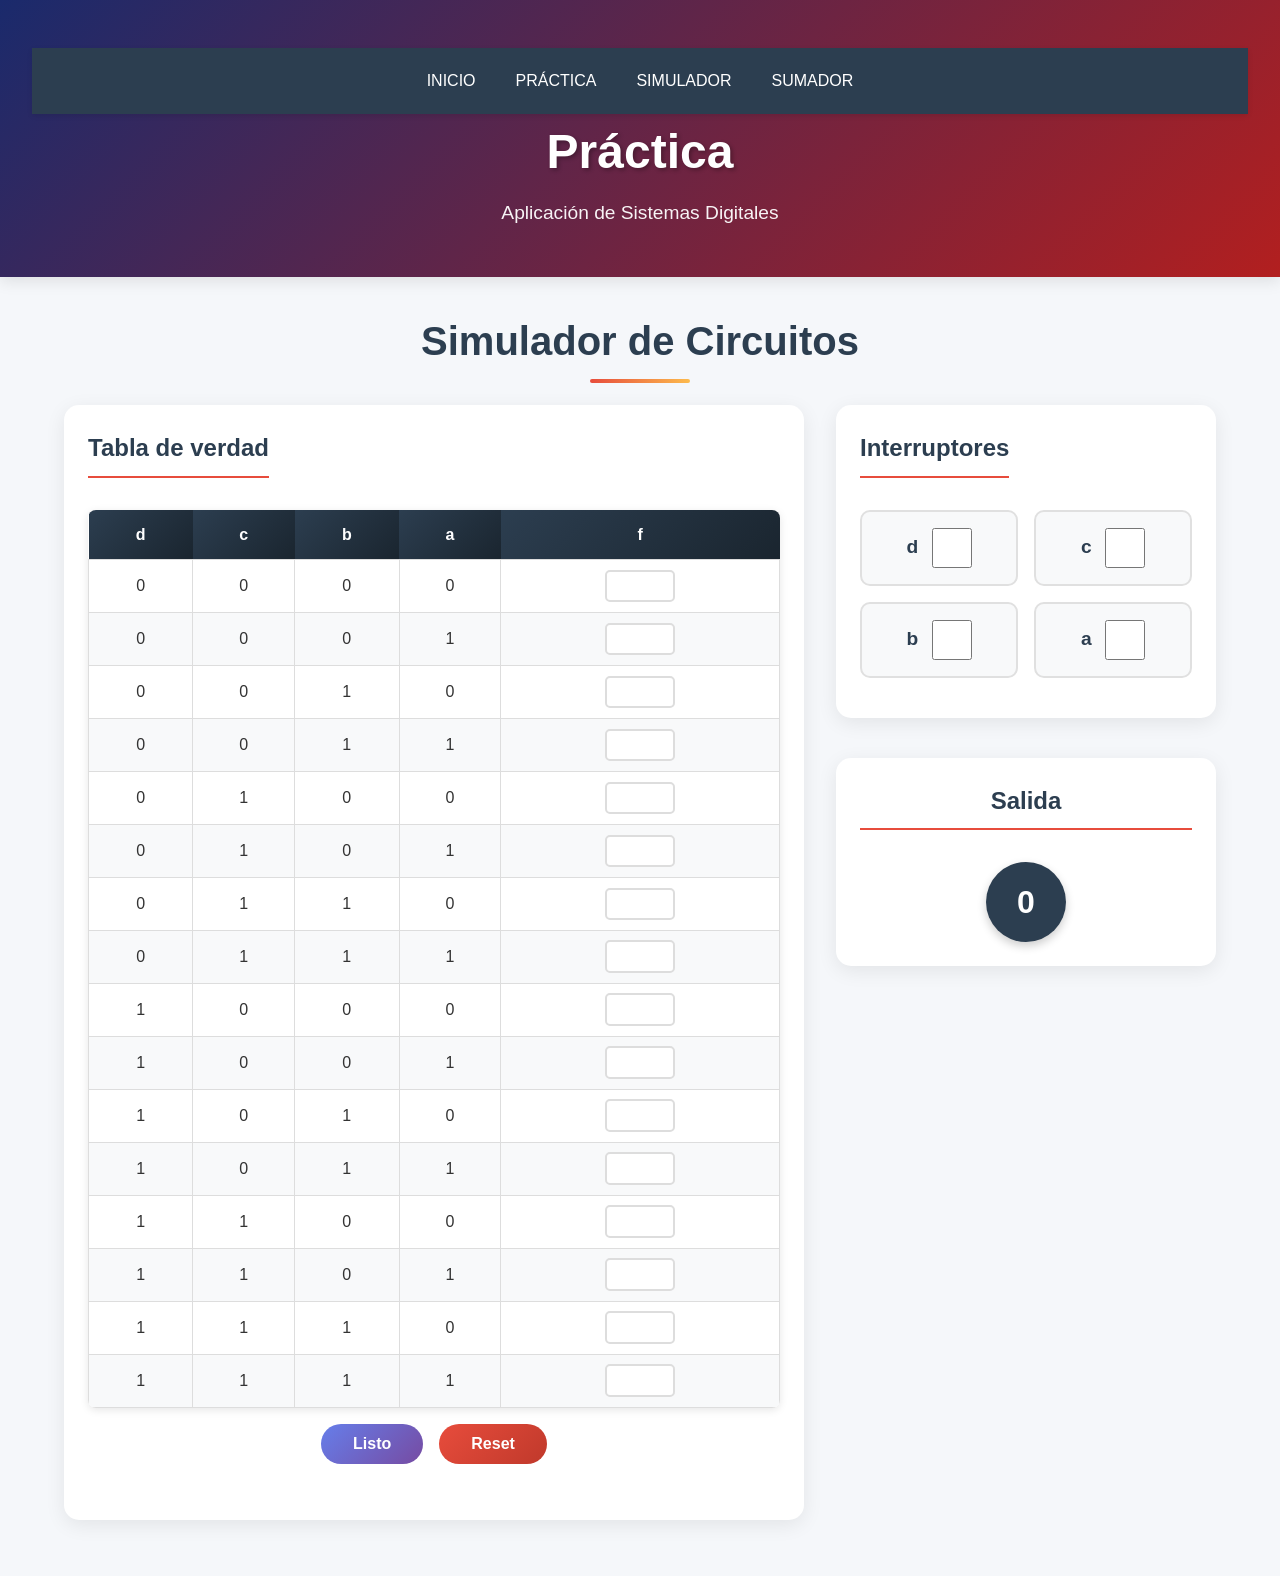
<file: simulador.html>
<!DOCTYPE html>
<html lang="es">
<head>
  <meta charset="UTF-8">
  <meta name="viewport" content="width=device-width, initial-scale=1.0">
  <title>Simulador de Circuitos</title>
  <link rel="stylesheet" href="css/simulador.css">
</head>

<body>

<header class="encabezado">
    <div class="menu-principal">
      <nav class="navegacion">
        <ul class="navegacion__lista">
          <li class="navegacion__elemento"><a class="navegacion__enlace" href="index.html">INICIO</a></li>
          <li class="navegacion__elemento"><a class="navegacion__enlace" href="practica.html">PRÁCTICA</a></li>
          <li class="navegacion__elemento"><a class="navegacion__enlace" href="simulador.html">SIMULADOR</a></li>
          <li class="navegacion__elemento"><a class="navegacion__enlace" href="sumador.html">SUMADOR</a></li>
        </ul>
      </nav>
      <h1 class="encabezado__titulo">Práctica</h1>
      <p class="encabezado__subtitulo">Aplicación de Sistemas Digitales</p>
    </div>
  </header>

<div class="contenedor-principal">
  <h1>Simulador de Circuitos</h1>

  <div class="secciones">

    <div class="bloque">
      <h2>Tabla de verdad</h2>
      <table>
        <thead>
          <tr>
            <th>d</th><th>c</th><th>b</th><th>a</th><th>f</th>
          </tr>
        </thead>
        <tbody>
          <tr><td>0</td><td>0</td><td>0</td><td>0</td><td><input type="text" class="entrada-f"></td></tr>
          <tr><td>0</td><td>0</td><td>0</td><td>1</td><td><input type="text" class="entrada-f"></td></tr>
          <tr><td>0</td><td>0</td><td>1</td><td>0</td><td><input type="text" class="entrada-f"></td></tr>
          <tr><td>0</td><td>0</td><td>1</td><td>1</td><td><input type="text" class="entrada-f"></td></tr>
          <tr><td>0</td><td>1</td><td>0</td><td>0</td><td><input type="text" class="entrada-f"></td></tr>
          <tr><td>0</td><td>1</td><td>0</td><td>1</td><td><input type="text" class="entrada-f"></td></tr>
          <tr><td>0</td><td>1</td><td>1</td><td>0</td><td><input type="text" class="entrada-f"></td></tr>
          <tr><td>0</td><td>1</td><td>1</td><td>1</td><td><input type="text" class="entrada-f"></td></tr>
          <tr><td>1</td><td>0</td><td>0</td><td>0</td><td><input type="text" class="entrada-f"></td></tr>
          <tr><td>1</td><td>0</td><td>0</td><td>1</td><td><input type="text" class="entrada-f"></td></tr>
          <tr><td>1</td><td>0</td><td>1</td><td>0</td><td><input type="text" class="entrada-f"></td></tr>
          <tr><td>1</td><td>0</td><td>1</td><td>1</td><td><input type="text" class="entrada-f"></td></tr>
          <tr><td>1</td><td>1</td><td>0</td><td>0</td><td><input type="text" class="entrada-f"></td></tr>
          <tr><td>1</td><td>1</td><td>0</td><td>1</td><td><input type="text" class="entrada-f"></td></tr>
          <tr><td>1</td><td>1</td><td>1</td><td>0</td><td><input type="text" class="entrada-f"></td></tr>
          <tr><td>1</td><td>1</td><td>1</td><td>1</td><td><input type="text" class="entrada-f"></td></tr>
        </tbody>
      </table>

      <div class="acciones">
        <button id="btn-listo">Listo</button>
        <button id="btn-reset">Reset</button>
      </div>

      <p id="mensaje-validacion"></p>
    </div>

    <div class="panel-derecho">

      <div class="bloque">
        <h2>Interruptores</h2>
        <div class="interruptores">
          <div class="interruptor-item">d <input type="checkbox" id="switch-d"></div>
          <div class="interruptor-item">c <input type="checkbox" id="switch-c"></div>
          <div class="interruptor-item">b <input type="checkbox" id="switch-b"></div>
          <div class="interruptor-item">a <input type="checkbox" id="switch-a"></div>
        </div>
      </div>

      <div class="bloque salida-led">
        <h2>Salida</h2>
        <span id="led">0</span>
      </div>

    </div>

  </div>
</div>

<script src="js/circuito.js"></script>

</body>
</html>
</file>
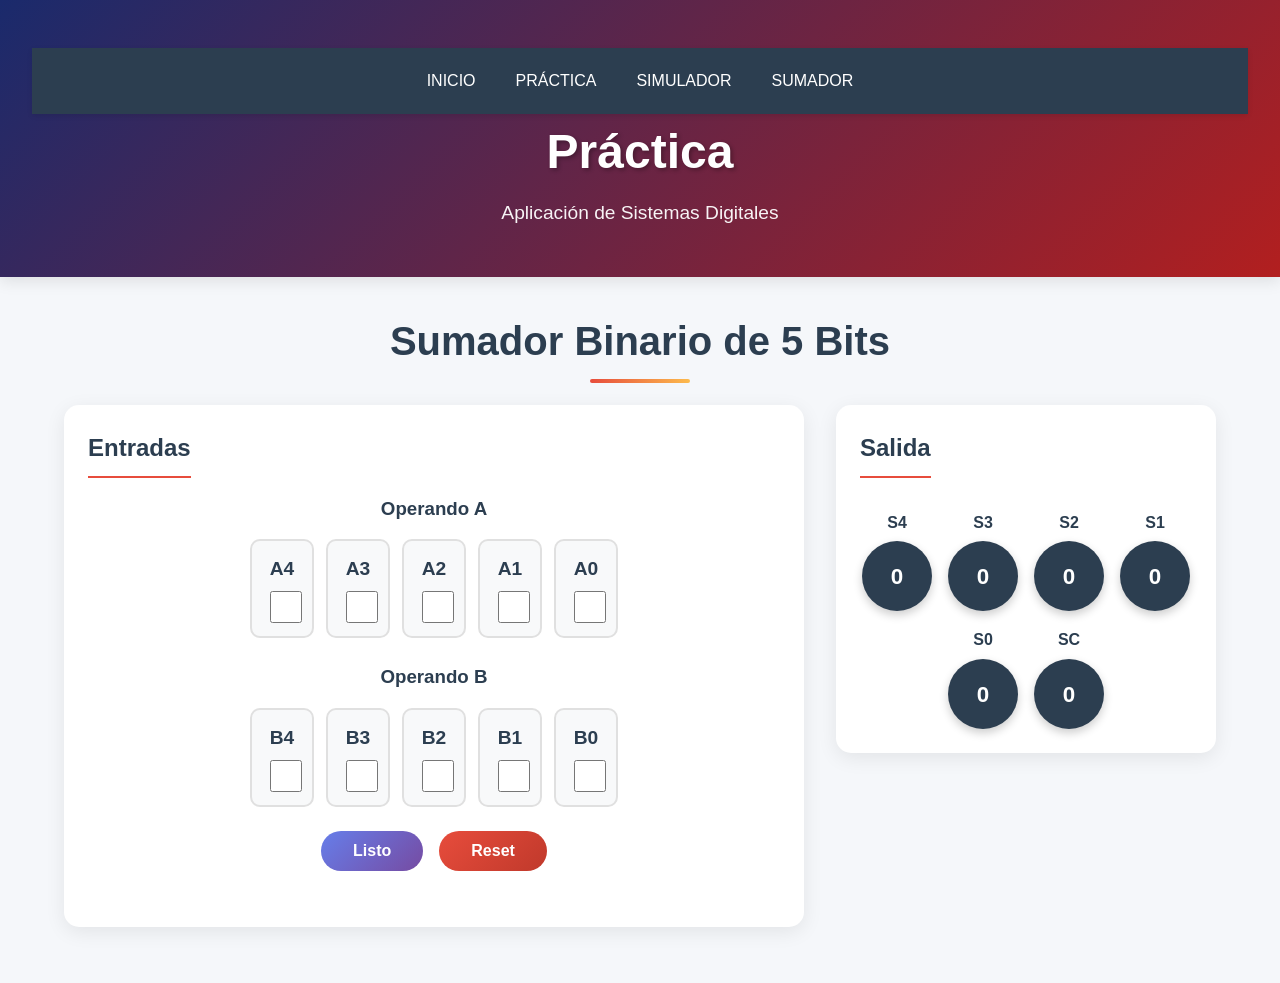
<file: sumador.html>
<!DOCTYPE html>
<html lang="es">
<head>
  <meta charset="UTF-8">
  <meta name="viewport" content="width=device-width, initial-scale=1.0">
  <title>Simulador de Circuitos</title>
  <link rel="stylesheet" href="css/simulador.css">
  <link rel="stylesheet" href="css/sumador.css">
</head>

<body>

  <header class="encabezado">
    <div class="menu-principal">
      <nav class="navegacion">
        <ul class="navegacion__lista">
          <li class="navegacion__elemento"><a class="navegacion__enlace" href="index.html">INICIO</a></li>
          <li class="navegacion__elemento"><a class="navegacion__enlace" href="practica.html">PRÁCTICA</a></li>
          <li class="navegacion__elemento"><a class="navegacion__enlace" href="simulador.html">SIMULADOR</a></li>
          <li class="navegacion__elemento"><a class="navegacion__enlace" href="sumador.html">SUMADOR</a></li>
        </ul>
      </nav>
      <h1 class="encabezado__titulo">Práctica</h1>
      <p class="encabezado__subtitulo">Aplicación de Sistemas Digitales</p>
    </div>
  </header>

  <div class="contenedor-principal">
    <h1>Sumador Binario de 5 Bits</h1>

    <div class="secciones">

      <div class="bloque">
        <h2>Entradas</h2>

        <div class="grupo-operandos">
          <h3>Operando A</h3>
          <div class="interruptores">
            <div class="interruptor-item">A4 <input type="checkbox" id="a4"></div>
            <div class="interruptor-item">A3 <input type="checkbox" id="a3"></div>
            <div class="interruptor-item">A2 <input type="checkbox" id="a2"></div>
            <div class="interruptor-item">A1 <input type="checkbox" id="a1"></div>
            <div class="interruptor-item">A0 <input type="checkbox" id="a0"></div>
          </div>
        </div>

        <div class="grupo-operandos">
          <h3>Operando B</h3>
          <div class="interruptores">
            <div class="interruptor-item">B4 <input type="checkbox" id="b4"></div>
            <div class="interruptor-item">B3 <input type="checkbox" id="b3"></div>
            <div class="interruptor-item">B2 <input type="checkbox" id="b2"></div>
            <div class="interruptor-item">B1 <input type="checkbox" id="b1"></div>
            <div class="interruptor-item">B0 <input type="checkbox" id="b0"></div>
          </div>
        </div>

        <div class="acciones">
          <button id="btn-listo" type="button">Listo</button>
          <button id="btn-reset" type="button">Reset</button>
        </div>

        <p id="mensaje-validacion"></p>
      </div>

      <div class="panel-derecho">

        <div class="bloque">
          <h2>Salida</h2>
          <div class="salidas-binarias">
            <div class="salida-item">
              <span class="salida-etiqueta">S4</span>
              <span class="led" id="led-s4">0</span>
            </div>
            <div class="salida-item">
              <span class="salida-etiqueta">S3</span>
              <span class="led" id="led-s3">0</span>
            </div>
            <div class="salida-item">
              <span class="salida-etiqueta">S2</span>
              <span class="led" id="led-s2">0</span>
            </div>
            <div class="salida-item">
              <span class="salida-etiqueta">S1</span>
              <span class="led" id="led-s1">0</span>
            </div>
            <div class="salida-item">
              <span class="salida-etiqueta">S0</span>
              <span class="led" id="led-s0">0</span>
            </div>
            <div class="salida-item">
              <span class="salida-etiqueta">SC</span>
              <span class="led" id="led-sc">0</span>
            </div>
          </div>
        </div>

      </div>

    </div>
  </div>

  <script src="js/sumador.js"></script>

</body>
</html>
</file>
<file: css/estilos.css>
/* RESET Y ESTILOS BASE */
* {
  margin: 0;
  padding: 0;
  box-sizing: border-box;
}

body {
  font-family: 'Segoe UI', Tahoma, Geneva, Verdana, sans-serif;
  line-height: 1.6;
  color: #333;
  background-color: #f5f7fa;
}

/* ENCABEZADO */
.encabezado {
  background: linear-gradient(135deg, #1a2a6c, #b21f1f, #fdbb4d);
  background-size: 200% 200%;
  animation: gradientShift 10s ease infinite;
  color: white;
  padding: 3rem 2rem;
  text-align: center;
  box-shadow: 0 4px 15px rgba(0,0,0,0.1);
}

@keyframes gradientShift {
  0% { background-position: 0% 50%; }
  50% { background-position: 100% 50%; }
  100% { background-position: 0% 50%; }
}

.encabezado__titulo {
  font-size: 3rem;
  margin-bottom: 0.5rem;
  text-shadow: 2px 2px 4px rgba(0,0,0,0.3);
}

.encabezado__subtitulo {
  font-size: 1.2rem;
  opacity: 0.95;
}

/* NAVEGACIÓN PRINCIPAL */
.navegacion {
  background-color: #2c3e50;
  box-shadow: 0 2px 5px rgba(0,0,0,0.1);
  position: sticky;
  top: 0;
  z-index: 100;
}

.navegacion__lista {
  list-style: none;
  display: flex;
  justify-content: center;
  flex-wrap: wrap;
  max-width: 1200px;
  margin: 0 auto;
  padding: 0.75rem 1rem;
  gap: 0.5rem;
}

.navegacion__elemento {
  margin: 0;
}

.navegacion__enlace {
  color: white;
  text-decoration: none;
  padding: 0.5rem 1rem;
  border-radius: 5px;
  transition: all 0.3s ease;
  font-weight: 500;
  display: inline-block;
}

.navegacion__enlace:hover {
  background-color: #e74c3c;
  transform: translateY(-2px);
}

/* CONTENIDO PRINCIPAL */
.contenido-principal {
  max-width: 1200px;
  margin: 2rem auto;
  padding: 0 1.5rem;
}

/* SECCIONES GENERALES */
.seccion {
  margin-bottom: 3rem;
  scroll-margin-top: 80px;
}

.seccion__contenedor {
  background: white;
  border-radius: 15px;
  padding: 2rem;
  box-shadow: 0 5px 20px rgba(0,0,0,0.08);
  transition: transform 0.3s ease, box-shadow 0.3s ease;
}

.seccion__contenedor:hover {
  transform: translateY(-5px);
  box-shadow: 0 8px 25px rgba(0,0,0,0.12);
}

.seccion--alternada .seccion__contenedor {
  background: linear-gradient(135deg, #ffffff 0%, #f8f9fa 100%);
  border-left: 5px solid #e74c3c;
}

.seccion__titulo {
  color: #2c3e50;
  font-size: 2rem;
  margin-bottom: 1.5rem;
  padding-bottom: 0.5rem;
  border-bottom: 3px solid #e74c3c;
  display: inline-block;
}

.seccion__imagen {
  text-align: center;
  margin: 1.5rem 0;
}

.seccion__imagen img {
  max-width: 100%;
  height: auto;
  border-radius: 10px;
  box-shadow: 0 4px 10px rgba(0,0,0,0.1);
}

.seccion__texto {
  font-size: 1.05rem;
  color: #555;
  margin-bottom: 1rem;
  line-height: 1.8;
}

/* TABLA BINARIA */
.tabla-binaria {
  margin-top: 1.5rem;
}

.tabla-binaria__titulo {
  color: #2c3e50;
  margin-bottom: 1rem;
  font-size: 1.2rem;
}

.tabla-binaria__tabla {
  width: 100%;
  max-width: 300px;
  border-collapse: collapse;
  background: #ecf0f1;
  border-radius: 8px;
  overflow: hidden;
  margin: 0 auto;
}

.tabla-binaria__tabla td {
  padding: 0.75rem 1rem;
  border: 1px solid #bdc3c7;
  text-align: center;
}

.tabla-binaria__tabla tr:first-child {
  background-color: #e74c3c;
  color: white;
  font-weight: bold;
}

/* EJEMPLO ACARREO */
.ejemplo-acarreo {
  background: #ecf0f1;
  padding: 1.5rem;
  border-radius: 10px;
  margin: 1rem 0;
  text-align: center;
}

.ejemplo-acarreo__expresion {
  font-size: 2rem;
  font-weight: bold;
  color: #e74c3c;
  font-family: 'Courier New', monospace;
  margin-bottom: 1rem;
}

.ejemplo-acarreo__lista {
  list-style: none;
  display: flex;
  justify-content: center;
  gap: 2rem;
}

.ejemplo-acarreo__lista li {
  background: #2c3e50;
  color: white;
  padding: 0.5rem 1rem;
  border-radius: 5px;
  font-family: monospace;
}

/* TARJETAS DE CIRCUITOS */
.tarjeta-circuito {
  display: flex;
  flex-wrap: wrap;
  gap: 1.5rem;
  margin: 1.5rem 0;
  justify-content: center;
}

.tarjeta-circuito__bloque {
  flex: 1;
  min-width: 180px;
  background: #f8f9fa;
  padding: 1.2rem;
  border-radius: 10px;
  border: 1px solid #e0e0e0;
  text-align: center;
}

.tarjeta-circuito__subtitulo {
  color: #e74c3c;
  margin-bottom: 0.8rem;
  font-size: 1.1rem;
}

.tarjeta-circuito__lista {
  list-style: none;
}

.tarjeta-circuito__lista li {
  padding: 0.3rem 0;
  font-family: monospace;
  font-size: 1.1rem;
}

.tarjeta-circuito__ecuacion {
  font-family: monospace;
  font-size: 1rem;
  background: #2c3e50;
  color: #ecf0f1;
  padding: 0.5rem;
  border-radius: 5px;
  margin: 0.5rem 0;
}

.etiqueta {
  font-size: 1rem;
  background: #ecf0f1;
  color: #e74c3c;
  padding: 0.2rem 0.6rem;
  border-radius: 20px;
  vertical-align: middle;
}

/* EJEMPLO N BITS */
.ejemplo-nbits {
  background: linear-gradient(135deg, #667eea 0%, #764ba2 100%);
  color: white;
  padding: 1.5rem;
  border-radius: 10px;
  margin-top: 1rem;
}

.ejemplo-nbits__titulo {
  margin-bottom: 1rem;
  font-size: 1.3rem;
}

.ejemplo-nbits__lista {
  list-style: none;
  padding-left: 0;
}

.ejemplo-nbits__lista li {
  padding: 0.5rem;
  font-family: monospace;
  font-size: 1.1rem;
}

/* COMPARACIÓN VENTAJAS/DESVENTAJAS */
.comparacion {
  display: flex;
  flex-wrap: wrap;
  gap: 2rem;
  margin-top: 1rem;
}

.comparacion__columna {
  flex: 1;
  min-width: 250px;
  padding: 1.5rem;
  border-radius: 10px;
}

.comparacion__columna--ventajas {
  background: linear-gradient(135deg, #d4fc79 0%, #96e6a1 100%);
  border-left: 5px solid #27ae60;
}

.comparacion__columna--desventajas {
  background: linear-gradient(135deg, #fbc2eb 0%, #a6c1ee 100%);
  border-left: 5px solid #e74c3c;
}

.comparacion__subtitulo {
  margin-bottom: 1rem;
  font-size: 1.3rem;
}

.comparacion__lista {
  list-style: none;
  padding-left: 0;
}

.comparacion__lista li {
  padding: 0.5rem 0;
  padding-left: 1.5rem;
  position: relative;
}

.comparacion__lista li::before {
  content: "✓";
  position: absolute;
  left: 0;
  font-weight: bold;
}

.comparacion__columna--desventajas .comparacion__lista li::before {
  content: "✗";
  color: #c0392b;
}

/* CUADRÍCULA APLICACIONES */
.cuadricula-aplicaciones {
  display: grid;
  grid-template-columns: repeat(auto-fit, minmax(180px, 1fr));
  gap: 1.2rem;
  margin-top: 1.5rem;
}

.aplicacion-tarjeta {
  background: linear-gradient(135deg, #667eea 0%, #764ba2 100%);
  color: white;
  padding: 1rem;
  text-align: center;
  border-radius: 10px;
  font-weight: 500;
  transition: all 0.3s ease;
  cursor: default;
}

.aplicacion-tarjeta:hover {
  transform: scale(1.05);
  box-shadow: 0 5px 15px rgba(0,0,0,0.2);
}

/* PIE DE PÁGINA */
.pie-pagina {
  background: #2c3e50;
  color: white;
  text-align: center;
  padding: 1.5rem;
  margin-top: 3rem;
}

.pie-pagina__texto {
  font-size: 0.9rem;
  opacity: 0.8;
}

/* MEDIA QUERIES */
@media (max-width: 768px) {
  .encabezado__titulo {
    font-size: 2rem;
  }
  
  .seccion__titulo {
    font-size: 1.5rem;
  }
  
  .navegacion__lista {
    gap: 0.25rem;
  }
  
  .navegacion__enlace {
    padding: 0.4rem 0.8rem;
    font-size: 0.85rem;
  }
  
  .seccion__contenedor {
    padding: 1.2rem;
  }
  
  .tarjeta-circuito {
    flex-direction: column;
  }
  
  .comparacion {
    flex-direction: column;
  }
  
  .ejemplo-acarreo__lista {
    flex-direction: column;
    gap: 0.5rem;
  }
}

@media (max-width: 480px) {
  .contenido-principal {
    padding: 0 1rem;
  }
  
  .tabla-binaria__tabla {
    font-size: 0.9rem;
  }
  
  .ejemplo-acarreo__expresion {
    font-size: 1.5rem;
  }
  
  .cuadricula-aplicaciones {
    grid-template-columns: 1fr;
  }
}

/* ESTILOS PARA ENLACES ACTIVOS */
.navegacion__enlace:active {
  transform: scale(0.98);
}

/* ANIMACIONES SUAVES */
html {
  scroll-behavior: smooth;
}

/* ESTILO PARA TABLAS RESPONSIVE */
@media (max-width: 600px) {
  .tabla-binaria__tabla {
    display: block;
    overflow-x: auto;
  }
}
</file>
<file: css/estilos_practica.css>
/* RESET Y ESTILOS BASE - CONSISTENTE CON LA PÁGINA PRINCIPAL */
* {
  margin: 0;
  padding: 0;
  box-sizing: border-box;
}

body {
  font-family: 'Segoe UI', Tahoma, Geneva, Verdana, sans-serif;
  line-height: 1.6;
  color: #333;
  background-color: #f5f7fa;
}

/* ENCABEZADO - MISMO GRADIENTE QUE EL ANTERIOR */
.encabezado {
  background: linear-gradient(135deg, #1a2a6c, #b21f1f, #fdbb4d);
  background-size: 200% 200%;
  animation: gradientShift 10s ease infinite;
  color: white;
  padding: 3rem 2rem;
  text-align: center;
  box-shadow: 0 4px 15px rgba(0,0,0,0.1);
}

@keyframes gradientShift {
  0% { background-position: 0% 50%; }
  50% { background-position: 100% 50%; }
  100% { background-position: 0% 50%; }
}

.encabezado__titulo {
  font-size: 3rem;
  margin-bottom: 0.5rem;
  text-shadow: 2px 2px 4px rgba(0,0,0,0.3);
}

.encabezado__subtitulo {
  font-size: 1.2rem;
  opacity: 0.95;
}

/* NAVEGACIÓN PRINCIPAL - IDÉNTICA */
.navegacion {
  background-color: #2c3e50;
  box-shadow: 0 2px 5px rgba(0,0,0,0.1);
  position: sticky;
  top: 0;
  z-index: 100;
}

.navegacion__lista {
  list-style: none;
  display: flex;
  justify-content: center;
  flex-wrap: wrap;
  max-width: 1200px;
  margin: 0 auto;
  padding: 0.75rem 1rem;
  gap: 0.5rem;
}

.navegacion__elemento {
  margin: 0;
}

.navegacion__enlace {
  color: white;
  text-decoration: none;
  padding: 0.5rem 1rem;
  border-radius: 5px;
  transition: all 0.3s ease;
  font-weight: 500;
  display: inline-block;
}

.navegacion__enlace:hover {
  background-color: #e74c3c;
  transform: translateY(-2px);
}

/* CONTENIDO PRINCIPAL */
.contenido-principal {
  max-width: 1200px;
  margin: 2rem auto;
  padding: 0 1.5rem;
}

/* SECCIONES GENERALES */
.seccion {
  margin-bottom: 3rem;
  scroll-margin-top: 80px;
}

.seccion__contenedor {
  background: white;
  border-radius: 15px;
  padding: 2rem;
  box-shadow: 0 5px 20px rgba(0,0,0,0.08);
  transition: transform 0.3s ease, box-shadow 0.3s ease;
}

.seccion__contenedor:hover {
  transform: translateY(-5px);
  box-shadow: 0 8px 25px rgba(0,0,0,0.12);
}

.seccion--alternada .seccion__contenedor {
  background: linear-gradient(135deg, #ffffff 0%, #f8f9fa 100%);
  border-left: 5px solid #e74c3c;
}

.seccion__titulo {
  color: #2c3e50;
  font-size: 2rem;
  margin-bottom: 1.5rem;
  padding-bottom: 0.5rem;
  border-bottom: 3px solid #e74c3c;
  display: inline-block;
}

.seccion__imagen {
  text-align: center;
  margin: 1.5rem 0;
}

.seccion__imagen img {
  max-width: 100%;
  height: auto;
  border-radius: 10px;
  box-shadow: 0 4px 10px rgba(0,0,0,0.1);
}

.seccion__texto {
  font-size: 1.05rem;
  color: #555;
  margin-bottom: 1rem;
  line-height: 1.8;
}

/* LISTA DE IMPLEMENTACIÓN */
.lista-implementacion {
  display: flex;
  flex-wrap: wrap;
  gap: 1rem;
  list-style: none;
  margin-top: 1rem;
}

.lista-implementacion__elemento {
  background: linear-gradient(135deg, #667eea 0%, #764ba2 100%);
  color: white;
  padding: 0.6rem 1.2rem;
  border-radius: 25px;
  font-weight: 500;
  font-size: 0.95rem;
}

/* LISTA DE MATERIALES */
.lista-materiales {
  display: grid;
  grid-template-columns: repeat(auto-fit, minmax(200px, 1fr));
  gap: 1rem;
  list-style: none;
  margin-top: 1rem;
}

.lista-materiales__elemento {
  background: #ecf0f1;
  padding: 0.8rem 1rem;
  border-radius: 8px;
  border-left: 4px solid #e74c3c;
  font-weight: 500;
  transition: transform 0.2s ease;
}

.lista-materiales__elemento:hover {
  transform: translateX(5px);
  background: #e0e6ed;
}

/* BLOQUES DE DESARROLLO */
.desarrollo__bloque {
  margin-bottom: 2.5rem;
  padding-bottom: 1.5rem;
  border-bottom: 1px solid #e0e0e0;
}

.desarrollo__bloque:last-child {
  border-bottom: none;
}

.desarrollo__bloque--resumen {
  background: #f8f9fa;
  padding: 1.5rem;
  border-radius: 10px;
  border-left: 4px solid #e74c3c;
}

.desarrollo__paso {
  background: #f0f4f8;
  padding: 1.2rem;
  border-radius: 10px;
  margin-bottom: 1.5rem;
}

/* TABLAS DE VERDAD */
.tabla-contenedor {
  overflow-x: auto;
  margin: 1.5rem 0;
}

.tabla-verdad {
  width: 100%;
  border-collapse: collapse;
  background: white;
  border-radius: 8px;
  overflow: hidden;
  box-shadow: 0 2px 8px rgba(0,0,0,0.1);
}

.tabla-verdad__encabezado {
  background: linear-gradient(135deg, #2c3e50 0%, #1a252f 100%);
  color: white;
}

.tabla-verdad__fila--encabezado {
  background: #2c3e50;
}

.tabla-verdad__celda {
  padding: 0.75rem 1rem;
  text-align: center;
  border: 1px solid #ddd;
}

.tabla-verdad__celda--titulo {
  font-weight: bold;
  font-size: 1rem;
}

.tabla-verdad__fila:nth-child(even) {
  background-color: #f8f9fa;
}

.tabla-verdad__fila:hover {
  background-color: #e8f4f8;
  transition: background-color 0.2s ease;
}

/* ECUACIONES */
.ecuaciones {
  background: #2c3e50;
  padding: 1.2rem;
  border-radius: 10px;
  margin: 1rem 0;
  font-family: 'Courier New', monospace;
}

.ecuaciones__linea {
  color: #e74c3c;
  font-size: 1.1rem;
  margin: 0.5rem 0;
  font-weight: bold;
}

.ecuaciones__linea--separada {
  margin-top: 1rem;
  padding-top: 0.5rem;
  border-top: 1px dashed #e74c3c;
}

.ecuaciones--completas {
  background: #1a252f;
}

/* PIE DE PÁGINA */
.pie-pagina {
  background: #2c3e50;
  color: white;
  text-align: center;
  padding: 1.5rem;
  margin-top: 3rem;
}

.pie-pagina__texto {
  font-size: 0.9rem;
  opacity: 0.8;
}

/* MEDIA QUERIES - RESPONSIVE */
@media (max-width: 768px) {
  .encabezado__titulo {
    font-size: 2rem;
  }
  
  .seccion__titulo {
    font-size: 1.5rem;
  }
  
  .navegacion__lista {
    gap: 0.25rem;
  }
  
  .navegacion__enlace {
    padding: 0.4rem 0.8rem;
    font-size: 0.85rem;
  }
  
  .seccion__contenedor {
    padding: 1.2rem;
  }
  
  .tabla-verdad__celda {
    padding: 0.5rem;
    font-size: 0.85rem;
  }
  
  .lista-materiales {
    grid-template-columns: 1fr;
  }
  
  .ecuaciones__linea {
    font-size: 0.9rem;
    word-break: break-word;
  }
}

@media (max-width: 480px) {
  .contenido-principal {
    padding: 0 1rem;
  }
  
  .lista-implementacion {
    flex-direction: column;
  }
  
  .lista-implementacion__elemento {
    text-align: center;
  }
  
  .tabla-verdad {
    font-size: 0.75rem;
  }
  
  .tabla-verdad__celda {
    padding: 0.4rem;
  }
  
  .ecuaciones {
    padding: 0.8rem;
  }
  
  .ecuaciones__linea {
    font-size: 0.8rem;
  }
}

/* ANIMACIONES Y ESTILOS ADICIONALES */
html {
  scroll-behavior: smooth;
}

/* Estilo para tablas en dispositivos pequeños */
@media (max-width: 600px) {
  .tabla-verdad {
    display: block;
    overflow-x: auto;
    white-space: nowrap;
  }
}

/* Efecto hover para filas de tabla en dispositivos con mouse */
@media (hover: hover) {
  .tabla-verdad__fila:hover {
    background-color: #e8f4f8;
  }
}

/* Estilo para enlaces activos */
.navegacion__enlace:active {
  transform: scale(0.98);
}

/* Estilo para la sección de conclusión */
#conclusion .seccion__texto {
  font-size: 1.1rem;
  text-align: center;
  padding: 1rem;
  background: #ecf0f1;
  border-radius: 10px;
  margin-top: 1rem;
}

/* Ajustes para imágenes dentro de desarrollo */
.desarrollo__bloque .seccion__imagen {
  margin: 1rem 0;
  min-height: 150px;
  background: #f0f4f8;
  border-radius: 10px;
  display: flex;
  align-items: center;
  justify-content: center;
  border: 2px dashed #bdc3c7;
}

.desarrollo__bloque .seccion__imagen::before {
  color: #95a5a6;
  font-style: italic;
}

/* Mejora visual para ecuaciones */
.ecuaciones__linea::before {
  content: "→ ";
  color: #fdbb4d;
}
</file>
<file: css/simulador.css>
/* RESET Y ESTILOS BASE - CONSISTENTE CON LAS PÁGINAS ANTERIORES */
* {
  margin: 0;
  padding: 0;
  box-sizing: border-box;
}

body {
  font-family: 'Segoe UI', Tahoma, Geneva, Verdana, sans-serif;
  line-height: 1.6;
  color: #333;
  background-color: #f5f7fa;
}

/* ENCABEZADO - MISMO GRADIENTE QUE LAS OTRAS PÁGINAS */
.encabezado {
  background: linear-gradient(135deg, #1a2a6c, #b21f1f, #fdbb4d);
  background-size: 200% 200%;
  animation: gradientShift 10s ease infinite;
  color: white;
  padding: 3rem 2rem;
  text-align: center;
  box-shadow: 0 4px 15px rgba(0,0,0,0.1);
}

@keyframes gradientShift {
  0% { background-position: 0% 50%; }
  50% { background-position: 100% 50%; }
  100% { background-position: 0% 50%; }
}

.encabezado__titulo {
  font-size: 3rem;
  margin-bottom: 0.5rem;
  text-shadow: 2px 2px 4px rgba(0,0,0,0.3);
}

.encabezado__subtitulo {
  font-size: 1.2rem;
  opacity: 0.95;
}

/* NAVEGACIÓN PRINCIPAL - IDÉNTICA */
.navegacion {
  background-color: #2c3e50;
  box-shadow: 0 2px 5px rgba(0,0,0,0.1);
  position: sticky;
  top: 0;
  z-index: 100;
}

.navegacion__lista {
  list-style: none;
  display: flex;
  justify-content: center;
  flex-wrap: wrap;
  max-width: 1200px;
  margin: 0 auto;
  padding: 0.75rem 1rem;
  gap: 0.5rem;
}

.navegacion__elemento {
  margin: 0;
}

.navegacion__enlace {
  color: white;
  text-decoration: none;
  padding: 0.5rem 1rem;
  border-radius: 5px;
  transition: all 0.3s ease;
  font-weight: 500;
  display: inline-block;
}

.navegacion__enlace:hover {
  background-color: #e74c3c;
  transform: translateY(-2px);
}

/* CONTENEDOR PRINCIPAL DEL SIMULADOR */
.contenedor-principal {
  max-width: 1200px;
  margin: 2rem auto;
  padding: 0 1.5rem;
}

.contenedor-principal h1 {
  color: #2c3e50;
  font-size: 2.5rem;
  margin-bottom: 2rem;
  text-align: center;
  position: relative;
  display: inline-block;
  width: 100%;
}

.contenedor-principal h1::after {
  content: '';
  position: absolute;
  bottom: -10px;
  left: 50%;
  transform: translateX(-50%);
  width: 100px;
  height: 4px;
  background: linear-gradient(90deg, #e74c3c, #fdbb4d);
  border-radius: 2px;
}

/* SECCIONES PRINCIPALES */
.secciones {
  display: grid;
  grid-template-columns: 1fr 380px;
  gap: 2rem;
}

@media (max-width: 900px) {
  .secciones {
    grid-template-columns: 1fr;
  }
}

/* BLOQUES GENERALES */
.bloque {
  background: white;
  border-radius: 15px;
  padding: 1.5rem;
  margin-bottom: 1.5rem;
  box-shadow: 0 5px 20px rgba(0,0,0,0.08);
  transition: transform 0.3s ease, box-shadow 0.3s ease;
}

.bloque:hover {
  transform: translateY(-3px);
  box-shadow: 0 8px 25px rgba(0,0,0,0.12);
}

.bloque h2 {
  color: #2c3e50;
  font-size: 1.5rem;
  margin-bottom: 1rem;
  padding-bottom: 0.5rem;
  border-bottom: 2px solid #e74c3c;
  display: inline-block;
}

/* TABLA DE VERDAD */
table {
  width: 100%;
  border-collapse: collapse;
  background: white;
  border-radius: 8px;
  overflow: hidden;
  margin: 1rem 0;
  box-shadow: 0 2px 8px rgba(0,0,0,0.1);
}

th {
  background: linear-gradient(135deg, #2c3e50 0%, #1a252f 100%);
  color: white;
  padding: 0.75rem;
  text-align: center;
  font-weight: bold;
}

td {
  padding: 0.6rem;
  text-align: center;
  border: 1px solid #ddd;
}

tr:nth-child(even) {
  background-color: #f8f9fa;
}

tr:hover {
  background-color: #e8f4f8;
  transition: background-color 0.2s ease;
}

/* INPUTS DE LA TABLA */
.entrada-f {
  width: 70px;
  padding: 0.4rem;
  text-align: center;
  border: 2px solid #ddd;
  border-radius: 5px;
  font-family: 'Courier New', monospace;
  font-size: 0.9rem;
  transition: all 0.3s ease;
}

.entrada-f:focus {
  outline: none;
  border-color: #e74c3c;
  box-shadow: 0 0 5px rgba(231, 76, 60, 0.3);
}

/* BOTONES DE ACCIÓN */
.acciones {
  display: flex;
  gap: 1rem;
  margin: 1rem 0;
  justify-content: center;
}

.acciones button {
  background: linear-gradient(135deg, #667eea 0%, #764ba2 100%);
  color: white;
  border: none;
  padding: 0.7rem 2rem;
  font-size: 1rem;
  font-weight: bold;
  border-radius: 25px;
  cursor: pointer;
  transition: all 0.3s ease;
}

.acciones button:hover {
  transform: translateY(-2px);
  box-shadow: 0 5px 15px rgba(0,0,0,0.2);
}

#btn-reset {
  background: linear-gradient(135deg, #e74c3c 0%, #c0392b 100%);
}

#btn-listo:active,
#btn-reset:active {
  transform: translateY(0);
}

/* MENSAJE DE VALIDACIÓN */
#mensaje-validacion {
  text-align: center;
  margin-top: 1rem;
  padding: 0.5rem;
  border-radius: 8px;
  font-weight: 500;
  transition: all 0.3s ease;
}

#mensaje-validacion.exito {
  background: #d4edda;
  color: #155724;
  border: 1px solid #c3e6cb;
}

#mensaje-validacion.error {
  background: #f8d7da;
  color: #721c24;
  border: 1px solid #f5c6cb;
}

/* PANEL DERECHO - INTERRUPTORES */
.panel-derecho {
  display: flex;
  flex-direction: column;
  gap: 1rem;
}

.interruptores {
  display: grid;
  grid-template-columns: repeat(2, 1fr);
  gap: 1rem;
  margin: 1rem 0;
}

.interruptor-item {
  background: #f8f9fa;
  padding: 1rem;
  border-radius: 10px;
  text-align: center;
  font-weight: bold;
  font-size: 1.2rem;
  color: #2c3e50;
  border: 2px solid #e0e0e0;
  transition: all 0.3s ease;
}

.interruptor-item:hover {
  border-color: #e74c3c;
  background: #fff;
}

.interruptor-item input[type="checkbox"] {
  width: 40px;
  height: 40px;
  margin-left: 0.5rem;
  cursor: pointer;
  transform: scale(1);
  vertical-align: middle;
  accent-color: #e74c3c;
}

/* SALIDA LED */
.salida-led {
  text-align: center;
}

.salida-led h2 {
  display: block;
  text-align: center;
}

#led {
  display: inline-block;
  width: 80px;
  height: 80px;
  line-height: 80px;
  font-size: 2rem;
  font-weight: bold;
  background: #2c3e50;
  color: white;
  border-radius: 50%;
  margin-top: 1rem;
  text-align: center;
  transition: all 0.3s ease;
  box-shadow: 0 4px 10px rgba(0,0,0,0.2);
}

/* Estado del LED según valor */
#led[data-valor="1"] {
  background: linear-gradient(135deg, #e74c3c, #fdbb4d);
  box-shadow: 0 0 20px rgba(231, 76, 60, 0.5);
  text-shadow: 0 0 5px rgba(0,0,0,0.3);
}

#led[data-valor="0"] {
  background: #2c3e50;
  box-shadow: 0 4px 10px rgba(0,0,0,0.2);
}

/* PIE DE PÁGINA */
.pie-pagina {
  background: #2c3e50;
  color: white;
  text-align: center;
  padding: 1.5rem;
  margin-top: 3rem;
}

.pie-pagina__texto {
  font-size: 0.9rem;
  opacity: 0.8;
}

/* MEDIA QUERIES - RESPONSIVE */
@media (max-width: 768px) {
  .encabezado__titulo {
    font-size: 2rem;
  }
  
  .contenedor-principal h1 {
    font-size: 1.8rem;
  }
  
  .navegacion__lista {
    gap: 0.25rem;
  }
  
  .navegacion__enlace {
    padding: 0.4rem 0.8rem;
    font-size: 0.85rem;
  }
  
  .bloque {
    padding: 1rem;
  }
  
  .bloque h2 {
    font-size: 1.3rem;
  }
  
  table {
    font-size: 0.85rem;
  }
  
  td {
    padding: 0.4rem;
  }
  
  .entrada-f {
    width: 55px;
    font-size: 0.8rem;
    padding: 0.3rem;
  }
  
  .interruptores {
    grid-template-columns: 1fr;
  }
  
  .interruptor-item {
    font-size: 1rem;
    padding: 0.8rem;
  }
  
  .interruptor-item input[type="checkbox"] {
    width: 30px;
    height: 30px;
  }
  
  #led {
    width: 60px;
    height: 60px;
    line-height: 60px;
    font-size: 1.5rem;
  }
}

@media (max-width: 480px) {
  .contenedor-principal {
    padding: 0 1rem;
  }
  
  .contenedor-principal h1 {
    font-size: 1.5rem;
  }
  
  .acciones button {
    padding: 0.5rem 1.2rem;
    font-size: 0.9rem;
  }
  
  table {
    font-size: 0.7rem;
  }
  
  th, td {
    padding: 0.3rem;
  }
  
  .entrada-f {
    width: 45px;
    font-size: 0.7rem;
  }
}

/* ANIMACIONES Y ESTILOS ADICIONALES */
html {
  scroll-behavior: smooth;
}

/* Estilo para tablas responsivas */
@media (max-width: 600px) {
  table {
    display: block;
    overflow-x: auto;
    white-space: nowrap;
  }
}

/* Efecto para enlaces activos */
.navegacion__enlace:active {
  transform: scale(0.98);
}

/* Mejora visual para checkboxes */
.interruptor-item input[type="checkbox"] {
  transition: transform 0.2s ease;
}

.interruptor-item input[type="checkbox"]:active {
  transform: scale(0.9);
}

/* Estilo para el botón listo cuando está activo */
#btn-listo:disabled {
  opacity: 0.6;
  cursor: not-allowed;
  transform: none;
}
</file>
<file: css/sumador.css>
/* ========================= */
/* SUMADOR BINARIO           */
/* ========================= */

/* Contenedor principal */
.contenedor-principal {
  max-width: 1200px;
  margin: 2rem auto;
  padding: 0 1.5rem;
}

.contenedor-principal h1 {
  color: #2c3e50;
  font-size: 2.5rem;
  margin-bottom: 2rem;
  text-align: center;
}

/* Grid principal */
.secciones {
  display: grid;
  grid-template-columns: 1fr 380px;
  gap: 2rem;
}

@media (max-width: 900px) {
  .secciones {
    grid-template-columns: 1fr;
  }
}

/* Bloques */
.bloque {
  background: white;
  border-radius: 15px;
  padding: 1.5rem;
  margin-bottom: 1.5rem;
  box-shadow: 0 5px 20px rgba(0,0,0,0.08);
}

.bloque h2 {
  color: #2c3e50;
  font-size: 1.5rem;
  margin-bottom: 1rem;
  border-bottom: 2px solid #e74c3c;
  display: inline-block;
}

/* ========================= */
/* ENTRADAS (A y B)          */
/* ========================= */

.grupo-operandos {
  margin-bottom: 1.5rem;
  text-align: center;
}

.grupo-operandos h3 {
  margin-bottom: 0.8rem;
  color: #2c3e50;
}

/* Switches */
.interruptores {
  display: flex;
  justify-content: center;
  gap: 0.8rem;
  flex-wrap: wrap;
}

.interruptor-item {
  display: flex;
  flex-direction: column;
  align-items: center;
  justify-content: center;
  min-width: 60px;
  padding: 0.8rem 0.6rem;
  background: #f8f9fa;
  border-radius: 10px;
  font-weight: bold;
  color: #2c3e50;
  border: 2px solid #e0e0e0;
  transition: all 0.3s ease;
}

.interruptor-item:hover {
  border-color: #e74c3c;
  background: #fff;
}

.interruptor-item input[type="checkbox"] {
  width: 32px;
  height: 32px;
  margin-top: 0.4rem;
  cursor: pointer;
  accent-color: #e74c3c;
  transition: transform 0.2s ease;
}

.interruptor-item input[type="checkbox"]:active {
  transform: scale(0.9);
}

/* ========================= */
/* BOTONES                   */
/* ========================= */

.acciones {
  display: flex;
  justify-content: center;
  gap: 1rem;
  margin-top: 1rem;
}

.acciones button {
  background: linear-gradient(135deg, #667eea 0%, #764ba2 100%);
  color: white;
  border: none;
  padding: 0.7rem 2rem;
  font-size: 1rem;
  font-weight: bold;
  border-radius: 25px;
  cursor: pointer;
  transition: all 0.3s ease;
}

.acciones button:hover {
  transform: translateY(-2px);
  box-shadow: 0 5px 15px rgba(0,0,0,0.2);
}

#btn-reset {
  background: linear-gradient(135deg, #e74c3c 0%, #c0392b 100%);
}

#btn-listo:disabled {
  opacity: 0.6;
  cursor: not-allowed;
}

/* ========================= */
/* MENSAJE                   */
/* ========================= */

#mensaje-validacion {
  text-align: center;
  margin-top: 1rem;
  padding: 0.5rem;
  border-radius: 8px;
  font-weight: 500;
}

#mensaje-validacion.exito {
  background: #d4edda;
  color: #155724;
}

#mensaje-validacion.error {
  background: #f8d7da;
  color: #721c24;
}

/* ========================= */
/* SALIDAS (LEDs)            */
/* ========================= */

.panel-derecho {
  display: flex;
  flex-direction: column;
  gap: 1rem;
}

.salidas-binarias {
  display: flex;
  justify-content: center;
  flex-wrap: wrap;
  gap: 1rem;
  margin-top: 1rem;
}

.salida-item {
  display: flex;
  flex-direction: column;
  align-items: center;
  gap: 0.4rem;
}

.salida-etiqueta {
  font-weight: bold;
  color: #2c3e50;
}

/* LED */
.led {
  width: 70px;
  height: 70px;
  border-radius: 50%;
  background: #2c3e50;
  color: white;
  display: flex;
  align-items: center;
  justify-content: center;
  font-size: 1.4rem;
  font-weight: bold;
  box-shadow: 0 4px 10px rgba(0,0,0,0.2);
  transition: all 0.3s ease;
}

/* LED encendido */
.led.activo {
  background: linear-gradient(135deg, #e74c3c, #fdbb4d);
  box-shadow: 0 0 20px rgba(231, 76, 60, 0.6);
}

/* ========================= */
/* RESPONSIVE                */
/* ========================= */

@media (max-width: 768px) {
  .contenedor-principal h1 {
    font-size: 1.8rem;
  }

  .interruptor-item {
    min-width: 50px;
    font-size: 0.9rem;
  }

  .interruptor-item input[type="checkbox"] {
    width: 28px;
    height: 28px;
  }

  .led {
    width: 60px;
    height: 60px;
    font-size: 1.2rem;
  }
}

@media (max-width: 480px) {
  .contenedor-principal h1 {
    font-size: 1.5rem;
  }

  .acciones button {
    padding: 0.5rem 1.2rem;
    font-size: 0.9rem;
  }

  .led {
    width: 50px;
    height: 50px;
    font-size: 1rem;
  }
}
</file>
